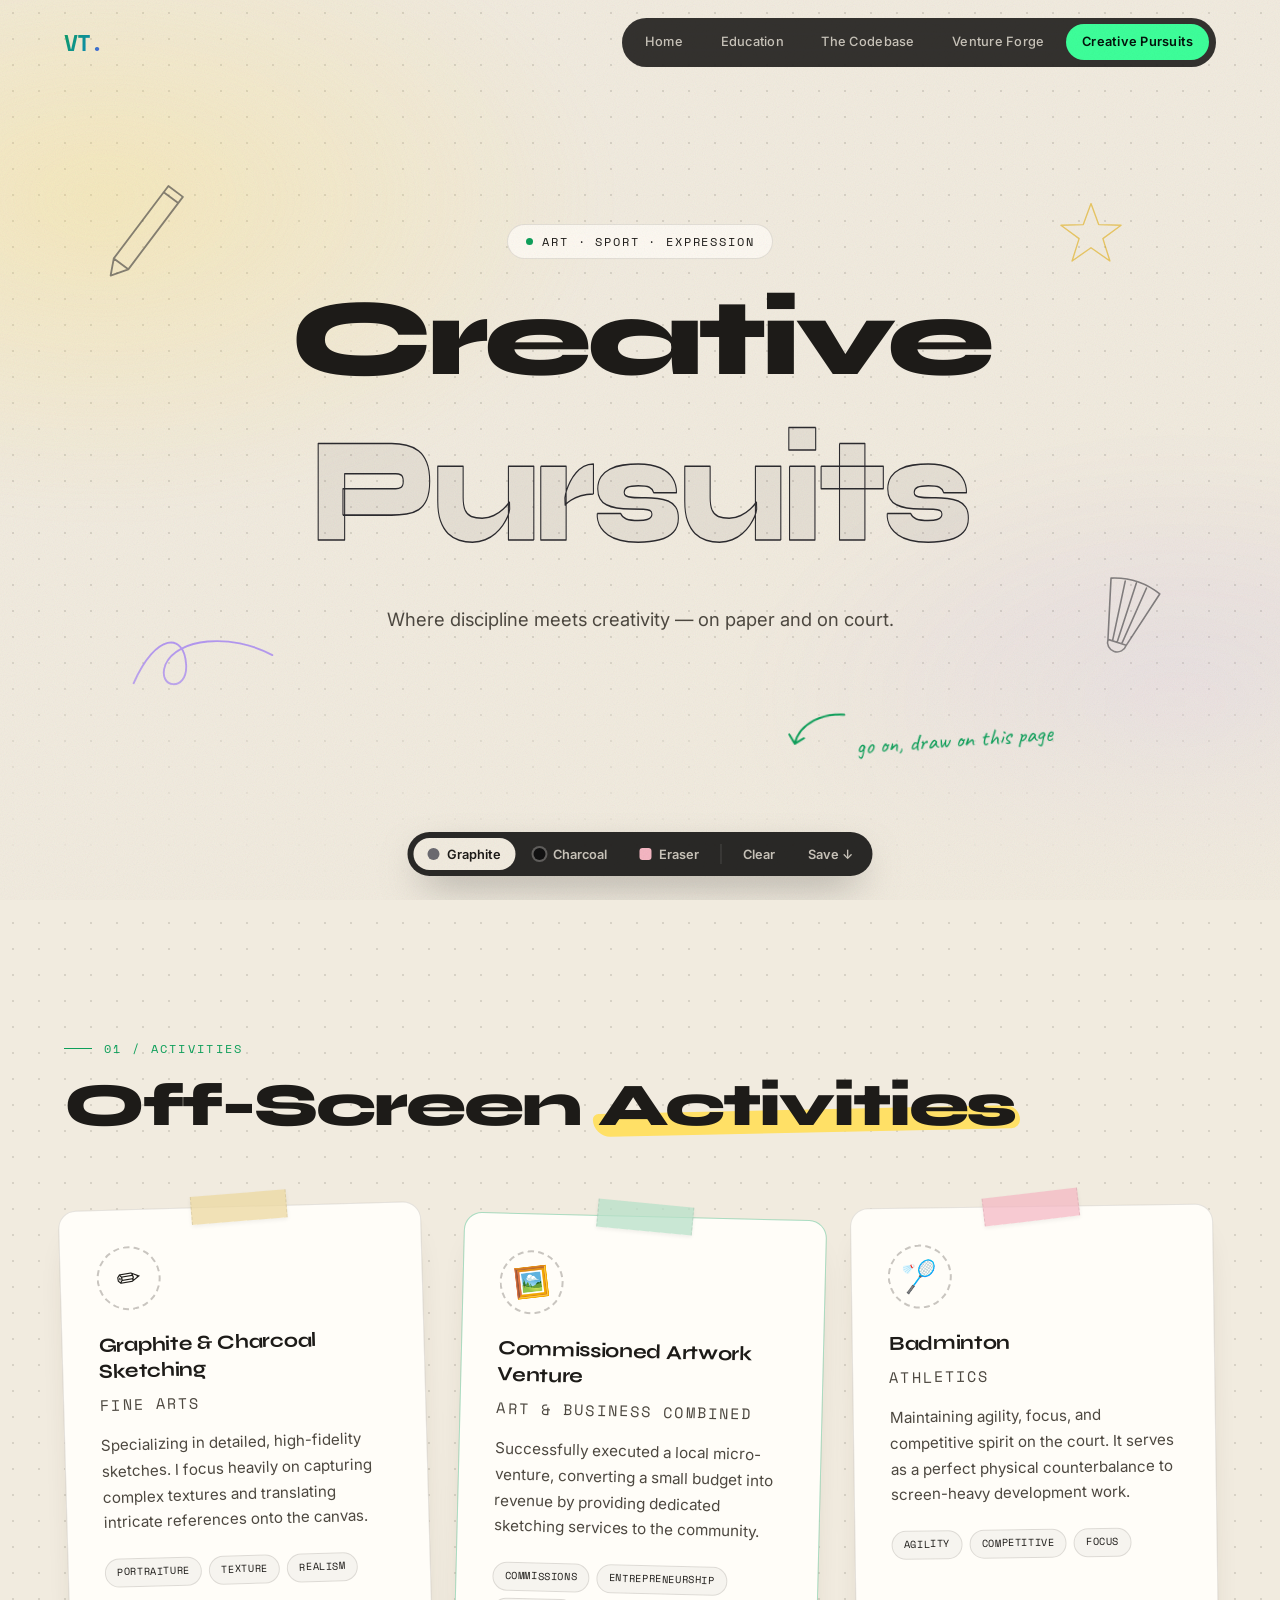
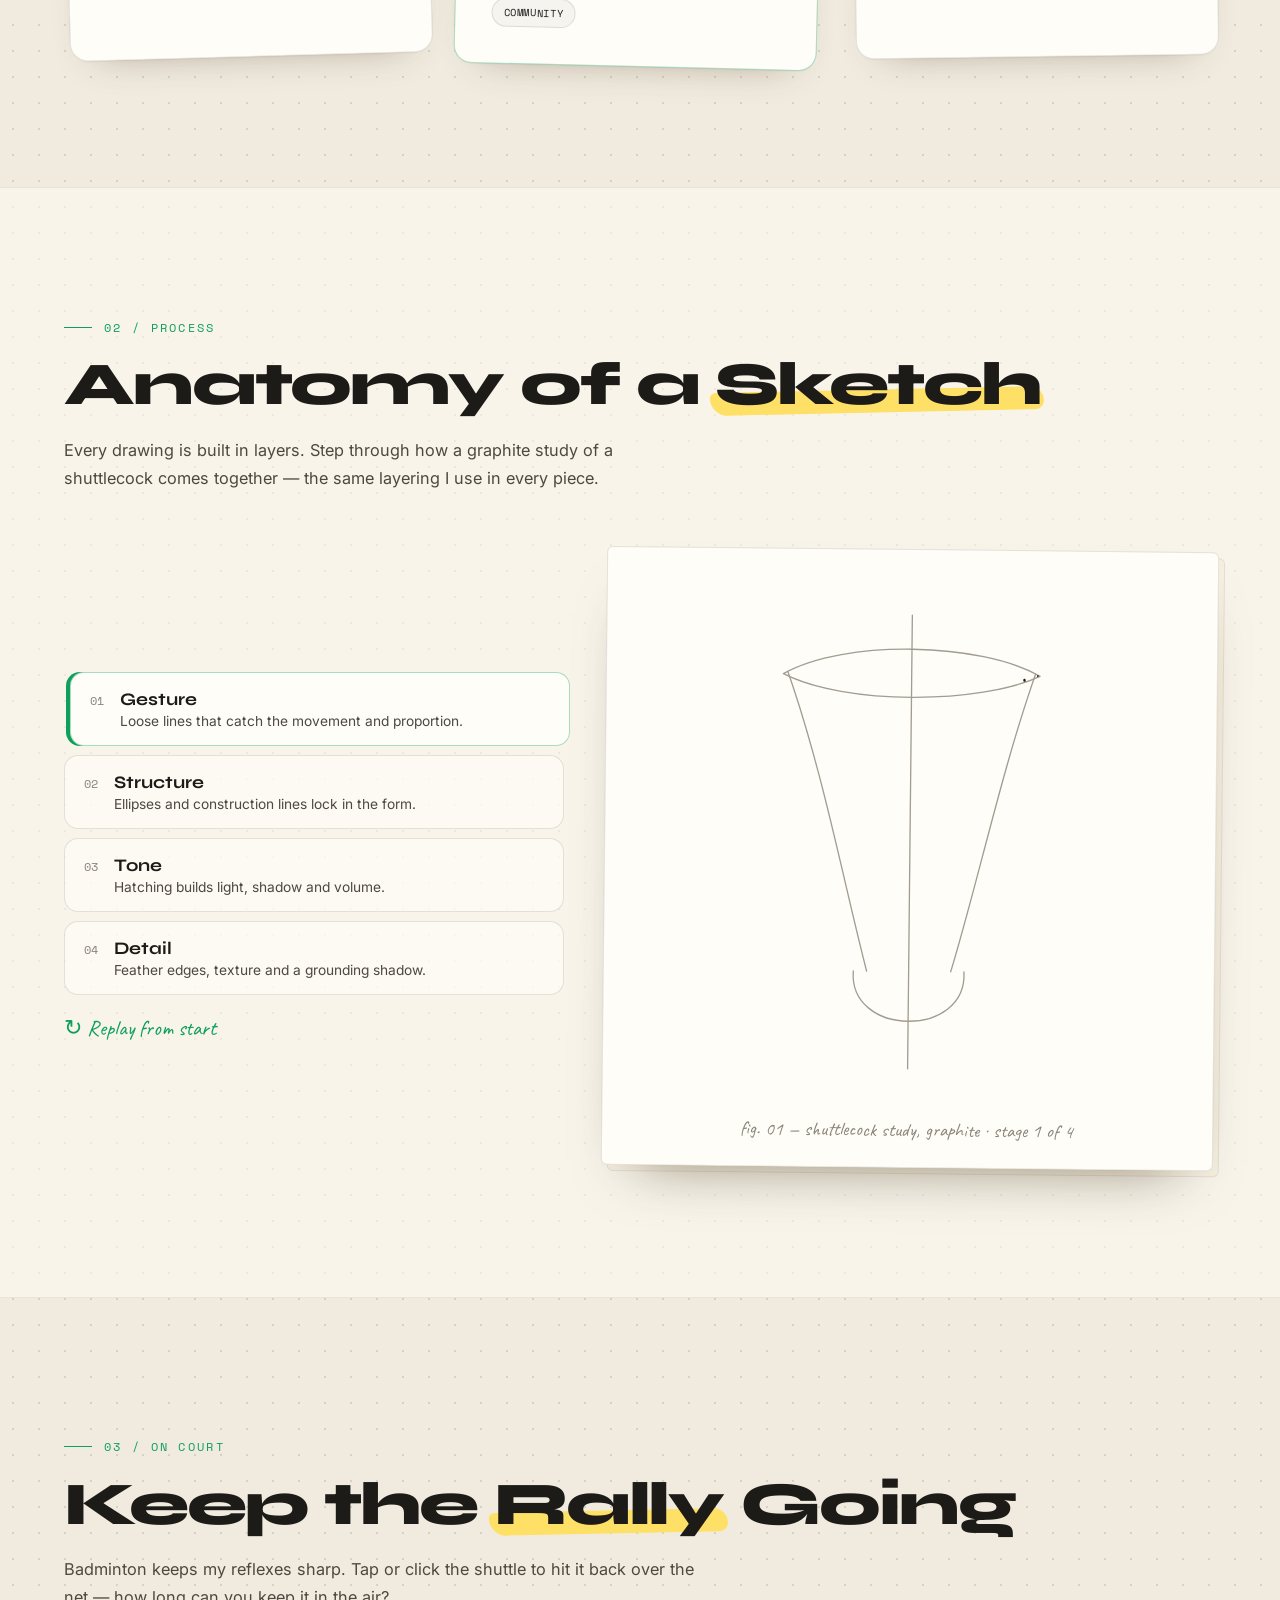
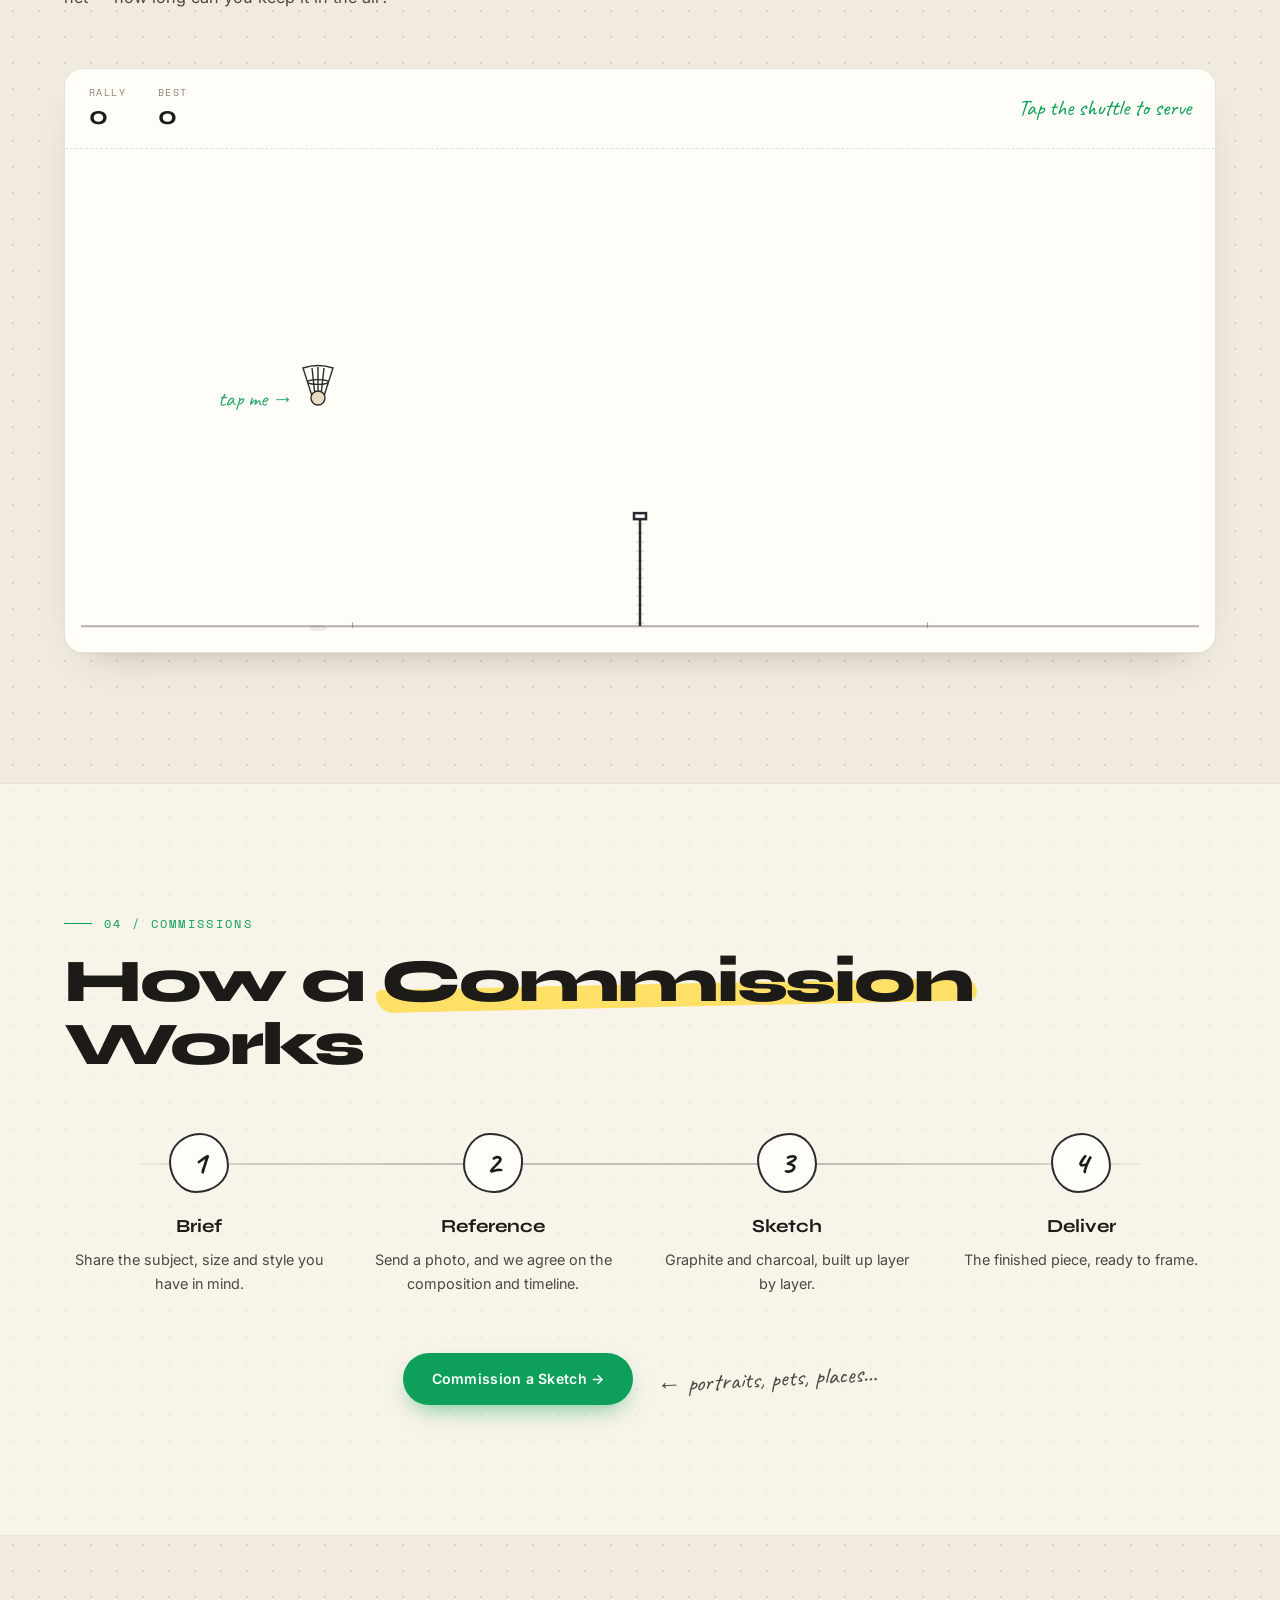
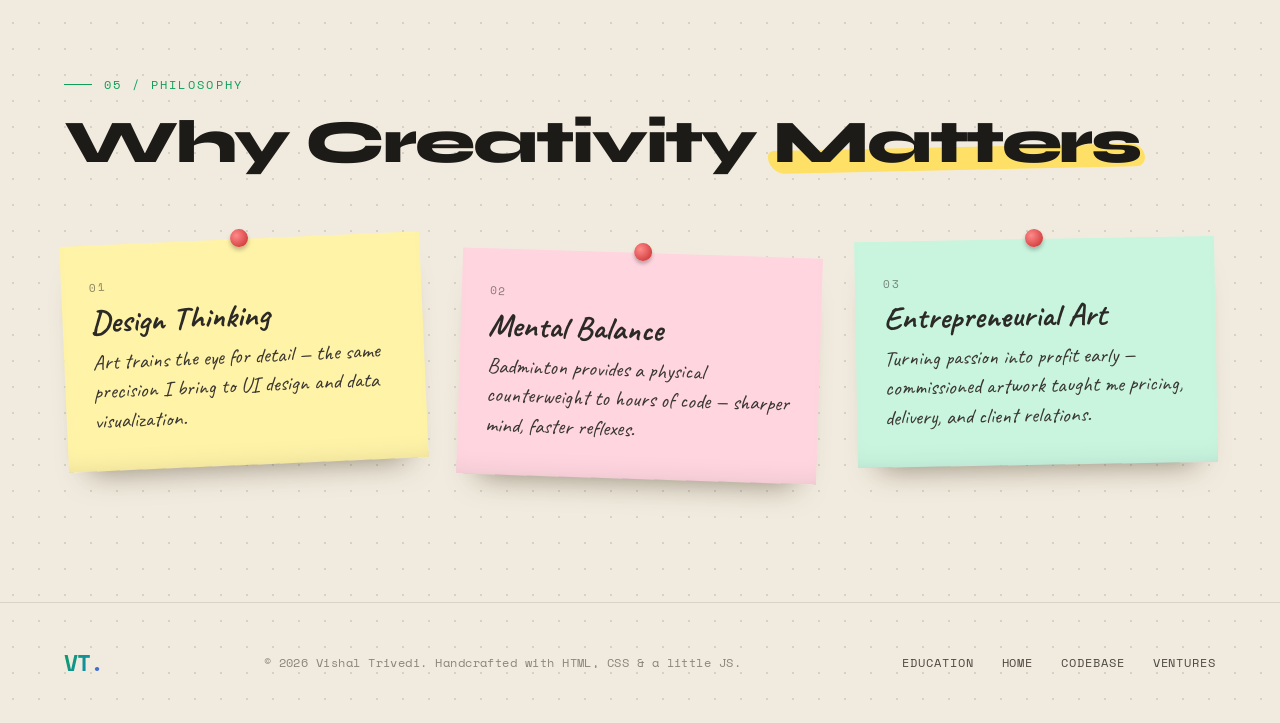
<file: creative.html>
<!DOCTYPE html>
<html lang="en">
<head>
    <meta charset="UTF-8">
    <meta name="viewport" content="width=device-width, initial-scale=1.0">
    <title>Creative Pursuits | Vishal Trivedi</title>
    <meta name="description" content="The sketchbook of Vishal Trivedi — graphite and charcoal art, commissioned artwork, and badminton. Draw on the page, watch a sketch come together, and play a rally.">
    <link rel="preconnect" href="https://fonts.googleapis.com">
    <link rel="preconnect" href="https://fonts.gstatic.com" crossorigin>
    <link rel="stylesheet" href="https://fonts.googleapis.com/css2?family=Caveat:wght@500;700&amp;family=Inter:wght@400;500;600&amp;family=Space+Mono:wght@400;700&amp;family=Syne:wght@500;600;700;800&amp;display=swap">
    <link rel="stylesheet" href="style.css">
    <link rel="stylesheet" href="creative.css">
</head>
<body class="paper">
    <div class="scroll-progress"></div>

    <nav id="navbar">
        <div class="logo"><a href="index.html">VT.</a></div>
        <ul class="nav-links">
            <li><a href="index.html">Home</a></li>
            <li><a href="education.html">Education</a></li>
            <li><a href="codebase.html">The Codebase</a></li>
            <li><a href="ventures.html">Venture Forge</a></li>
            <li><a href="creative.html" class="active">Creative Pursuits</a></li>
        </ul>
        <button class="nav-toggle" aria-label="Toggle menu" aria-expanded="false"><span></span><span></span><span></span></button>
    </nav>

    <!-- Hero: the whole header is a sketch pad -->
    <header class="hero sketch-hero" id="top">
        <canvas id="sketchCanvas" aria-label="Drawing area — sketch with your mouse or finger"></canvas>

        <!-- Doodles that draw themselves in the margins -->
        <svg class="doodle doodle-pencil" viewBox="0 0 120 120" aria-hidden="true">
            <path pathLength="1" d="M20 100 L90 30 L104 44 L34 114 Z M20 100 L14 118 L34 114 M84 36 L98 50"/>
        </svg>
        <svg class="doodle doodle-star" viewBox="0 0 100 100" aria-hidden="true">
            <path pathLength="1" d="M50 8 L61 38 L93 39 L67 58 L77 90 L50 71 L23 90 L33 58 L7 39 L39 38 Z"/>
        </svg>
        <svg class="doodle doodle-swirl" viewBox="0 0 160 80" aria-hidden="true">
            <path pathLength="1" d="M6 60 C30 6, 60 6, 62 40 C64 70, 30 66, 40 40 C52 12, 110 6, 154 30"/>
        </svg>
        <svg class="doodle doodle-shuttle" viewBox="0 0 100 120" aria-hidden="true">
            <path pathLength="1" d="M38 92 a12 12 0 0 0 24 0 Z M38 92 L18 18 M62 92 L82 18 M44 92 L36 16 M56 92 L64 16 M50 92 L50 14 M18 18 Q50 6 82 18"/>
        </svg>

        <div class="hero-content">
            <div class="hero-tag">Art · Sport · Expression</div>
            <h1 class="sketch-title">
                <span class="solid">Creative</span>
                <span class="sr-only">Pursuits</span>
                <svg class="drawn-word" viewBox="0 0 1000 240" aria-hidden="true">
                    <text x="500" y="190" text-anchor="middle" textLength="940" lengthAdjust="spacingAndGlyphs">Pursuits</text>
                </svg>
            </h1>
            <p>Where discipline meets creativity — on paper and on court.</p>
            <div class="scribble-note"><svg viewBox="0 0 80 50" aria-hidden="true"><path d="M74 8 C50 4, 18 14, 10 40 M10 40 L4 28 M10 40 L22 34"/></svg>go on, draw on this page</div>
        </div>

        <div class="sketch-toolbar" role="toolbar" aria-label="Drawing tools">
            <button class="tool active" data-tool="graphite" title="Graphite pencil" aria-label="Graphite pencil"><span class="swatch graphite"></span><span class="t">Graphite</span></button>
            <button class="tool" data-tool="charcoal" title="Charcoal" aria-label="Charcoal"><span class="swatch charcoal"></span><span class="t">Charcoal</span></button>
            <button class="tool" data-tool="eraser" title="Eraser" aria-label="Eraser"><span class="swatch eraser"></span><span class="t">Eraser</span></button>
            <span class="tool-sep"></span>
            <button class="tool-action" id="sketchClear" title="Clear the page">Clear</button>
            <button class="tool-action" id="sketchSave" title="Save your drawing">Save ↓</button>
        </div>
    </header>

    <!-- 01 · Activities as taped sketchbook sheets -->
    <section class="section">
        <div class="section-label">01 / Activities</div>
        <h2>Off-Screen <span class="marker">Activities</span></h2>
        <div class="card-container sheets">
            <div class="card sheet tilt-l">
                <div class="stamp">✏️</div>
                <h3>Graphite &amp; Charcoal Sketching</h3>
                <p class="subtitle">Fine Arts</p>
                <p>Specializing in detailed, high-fidelity sketches. I focus heavily on capturing complex textures and translating intricate references onto the canvas.</p>
                <div class="card-pills">
                    <span class="pill">Portraiture</span><span class="pill">Texture</span><span class="pill">Realism</span>
                </div>
            </div>
            <div class="card sheet tilt-r featured-card">
                <div class="stamp">🖼️</div>
                <h3>Commissioned Artwork Venture</h3>
                <p class="subtitle">Art &amp; Business Combined</p>
                <p>Successfully executed a local micro-venture, converting a small budget into revenue by providing dedicated sketching services to the community.</p>
                <div class="card-pills">
                    <span class="pill">Commissions</span><span class="pill">Entrepreneurship</span><span class="pill">Community</span>
                </div>
            </div>
            <div class="card sheet tilt-l2">
                <div class="stamp">🏸</div>
                <h3>Badminton</h3>
                <p class="subtitle">Athletics</p>
                <p>Maintaining agility, focus, and competitive spirit on the court. It serves as a perfect physical counterbalance to screen-heavy development work.</p>
                <div class="card-pills">
                    <span class="pill">Agility</span><span class="pill">Competitive</span><span class="pill">Focus</span>
                </div>
            </div>
        </div>
    </section>

    <!-- 02 · Anatomy of a sketch: an illustration that builds in four stages -->
    <section id="anatomy" class="section section-alt">
        <div class="section-label">02 / Process</div>
        <h2>Anatomy of a <span class="marker">Sketch</span></h2>
        <p class="section-intro">Every drawing is built in layers. Step through how a graphite study of a shuttlecock comes together — the same layering I use in every piece.</p>

        <div class="anatomy">
            <div class="anatomy-steps" role="tablist">
                <button class="a-step active" data-stage="1"><span>01</span><strong>Gesture</strong><em>Loose lines that catch the movement and proportion.</em></button>
                <button class="a-step" data-stage="2"><span>02</span><strong>Structure</strong><em>Ellipses and construction lines lock in the form.</em></button>
                <button class="a-step" data-stage="3"><span>03</span><strong>Tone</strong><em>Hatching builds light, shadow and volume.</em></button>
                <button class="a-step" data-stage="4"><span>04</span><strong>Detail</strong><em>Feather edges, texture and a grounding shadow.</em></button>
                <button class="a-replay" id="anatomyReplay">↻ Replay from start</button>
            </div>

            <div class="anatomy-paper">
                <svg id="anatomySvg" viewBox="0 0 400 470" role="img" aria-label="A shuttlecock drawing built up in stages">
                    <defs>
                        <pattern id="hatch" width="7" height="7" patternUnits="userSpaceOnUse" patternTransform="rotate(40)">
                            <line x1="0" y1="0" x2="0" y2="7" stroke="#2b2b2f" stroke-width="1.1" opacity="0.55"/>
                        </pattern>
                        <pattern id="crosshatch" width="7" height="7" patternUnits="userSpaceOnUse" patternTransform="rotate(-35)">
                            <line x1="0" y1="0" x2="0" y2="7" stroke="#2b2b2f" stroke-width="1" opacity="0.5"/>
                            <line x1="0" y1="3.5" x2="7" y2="3.5" stroke="#2b2b2f" stroke-width="0.8" opacity="0.35"/>
                        </pattern>
                    </defs>

                    <!-- 1 · Gesture -->
                    <g class="stage" data-stage="1">
                        <path class="ln light" pathLength="1" d="M88 82 C120 170, 140 270, 162 352"/>
                        <path class="ln light" pathLength="1" d="M312 82 C282 170, 262 270, 238 352"/>
                        <path class="ln light" pathLength="1" d="M84 84 C140 52, 262 54, 316 84 C262 110, 140 112, 84 84"/>
                        <path class="ln light" pathLength="1" d="M150 352 C146 412, 254 412, 250 352"/>
                        <path class="ln light" pathLength="1" d="M200 30 L200 440"/>
                    </g>

                    <!-- 2 · Structure -->
                    <g class="stage" data-stage="2">
                        <ellipse class="ln" pathLength="1" cx="200" cy="84" rx="114" ry="26"/>
                        <ellipse class="ln" pathLength="1" cx="200" cy="344" rx="47" ry="10"/>
                        <path class="ln" pathLength="1" d="M153 344 L153 370 A47 47 0 0 0 247 370 L247 344"/>
                        <path class="ln" pathLength="1" d="M86 86 L155 346"/>
                        <path class="ln" pathLength="1" d="M314 86 L245 346"/>
                        <path class="ln thin" pathLength="1" d="M124 104 L170 352"/>
                        <path class="ln thin" pathLength="1" d="M162 109 L186 354"/>
                        <path class="ln thin" pathLength="1" d="M200 110 L200 354"/>
                        <path class="ln thin" pathLength="1" d="M238 109 L214 354"/>
                        <path class="ln thin" pathLength="1" d="M276 104 L230 352"/>
                        <ellipse class="ln thin" pathLength="1" cx="200" cy="262" rx="70" ry="13"/>
                        <ellipse class="ln thin" pathLength="1" cx="200" cy="300" rx="59" ry="11"/>
                    </g>

                    <!-- 3 · Tone -->
                    <g class="stage tone" data-stage="3">
                        <path fill="url(#hatch)" d="M245 346 L314 86 C300 96, 282 102, 262 106 L224 352 Z"/>
                        <path fill="url(#crosshatch)" d="M215 350 L247 344 L247 370 A47 47 0 0 1 210 414 C230 396, 222 372, 215 350 Z"/>
                        <path fill="url(#hatch)" opacity="0.6" d="M153 352 L247 352 L247 360 L153 360 Z"/>
                        <path fill="url(#hatch)" opacity="0.5" d="M130 262 C170 278, 232 278, 270 262 L266 272 C230 288, 170 288, 134 272 Z"/>
                    </g>

                    <!-- 4 · Detail -->
                    <g class="stage" data-stage="4">
                        <path class="ln dark" pathLength="1" d="M86 86 q8 -20 20 -6 q6 -22 22 -8 q8 -20 22 -6 q6 -22 22 -8 q10 -18 24 -4 q12 -18 24 4 q14 -16 22 8 q16 -12 22 6 q16 -8 20 6 q16 -6 18 10"/>
                        <path class="ln dark" pathLength="1" d="M86 86 L155 346 M314 86 L245 346"/>
                        <path class="ln dark" pathLength="1" d="M153 344 L153 370 A47 47 0 0 0 247 370 L247 344"/>
                        <ellipse class="ln dark" pathLength="1" cx="200" cy="344" rx="47" ry="10"/>
                        <path class="ln dark" pathLength="1" d="M130 262 C170 278, 232 278, 270 262 M141 300 C172 314, 228 314, 259 300"/>
                        <path class="ln" pathLength="1" d="M170 380 l2 2 M190 392 l2 2 M210 386 l2 2 M228 376 l2 2 M182 404 l2 2 M204 404 l2 2"/>
                        <ellipse fill="url(#crosshatch)" class="shadow" cx="214" cy="440" rx="96" ry="12"/>
                    </g>
                </svg>
                <div class="paper-caption">fig. 01 — shuttlecock study, graphite <span id="stageLabel">· stage 1 of 4</span></div>
            </div>
        </div>
    </section>

    <!-- 03 · Badminton mini-game -->
    <section id="court" class="section">
        <div class="section-label">03 / On Court</div>
        <h2>Keep the <span class="marker">Rally</span> Going</h2>
        <p class="section-intro">Badminton keeps my reflexes sharp. Tap or click the shuttle to hit it back over the net — how long can you keep it in the air?</p>

        <div class="rally card">
            <div class="rally-hud">
                <div><span>Rally</span><strong id="rallyCount">0</strong></div>
                <div><span>Best</span><strong id="rallyBest">0</strong></div>
                <div class="rally-msg" id="rallyMsg">Tap the shuttle to serve</div>
            </div>
            <canvas id="rallyCanvas" aria-label="Badminton rally game"></canvas>
        </div>
    </section>

    <!-- 04 · Commissions -->
    <section id="commissions" class="section section-alt">
        <div class="section-label">04 / Commissions</div>
        <h2>How a <span class="marker">Commission</span> Works</h2>
        <div class="commission-path">
            <div class="c-step">
                <div class="c-num">1</div>
                <h3>Brief</h3>
                <p>Share the subject, size and style you have in mind.</p>
            </div>
            <div class="c-step">
                <div class="c-num">2</div>
                <h3>Reference</h3>
                <p>Send a photo, and we agree on the composition and timeline.</p>
            </div>
            <div class="c-step">
                <div class="c-num">3</div>
                <h3>Sketch</h3>
                <p>Graphite and charcoal, built up layer by layer.</p>
            </div>
            <div class="c-step">
                <div class="c-num">4</div>
                <h3>Deliver</h3>
                <p>The finished piece, ready to frame.</p>
            </div>
        </div>
        <div class="commission-cta">
            <a href="index.html#contact" class="btn-primary">Commission a Sketch →</a>
            <span class="hand-note">← portraits, pets, places…</span>
        </div>
    </section>

    <!-- 05 · Philosophy as sticky notes -->
    <section class="section">
        <div class="section-label">05 / Philosophy</div>
        <h2>Why Creativity <span class="marker">Matters</span></h2>
        <div class="notes">
            <div class="note note-yellow">
                <div class="philosophy-num">01</div>
                <h3>Design Thinking</h3>
                <p>Art trains the eye for detail — the same precision I bring to UI design and data visualization.</p>
            </div>
            <div class="note note-pink">
                <div class="philosophy-num">02</div>
                <h3>Mental Balance</h3>
                <p>Badminton provides a physical counterweight to hours of code — sharper mind, faster reflexes.</p>
            </div>
            <div class="note note-mint">
                <div class="philosophy-num">03</div>
                <h3>Entrepreneurial Art</h3>
                <p>Turning passion into profit early — commissioned artwork taught me pricing, delivery, and client relations.</p>
            </div>
        </div>
    </section>

    <footer>
        <div class="footer-inner">
            <div class="logo">VT.</div>
            <p>&copy; 2026 Vishal Trivedi. Handcrafted with HTML, CSS &amp; a little JS.</p>
            <div class="footer-links">
                <a href="education.html">Education</a>
                <a href="index.html">Home</a>
                <a href="codebase.html">Codebase</a>
                <a href="ventures.html">Ventures</a>
            </div>
        </div>
    </footer>

    <script src="script.js"></script>
    <script src="creative.js"></script>
</body>
</html>
</file>
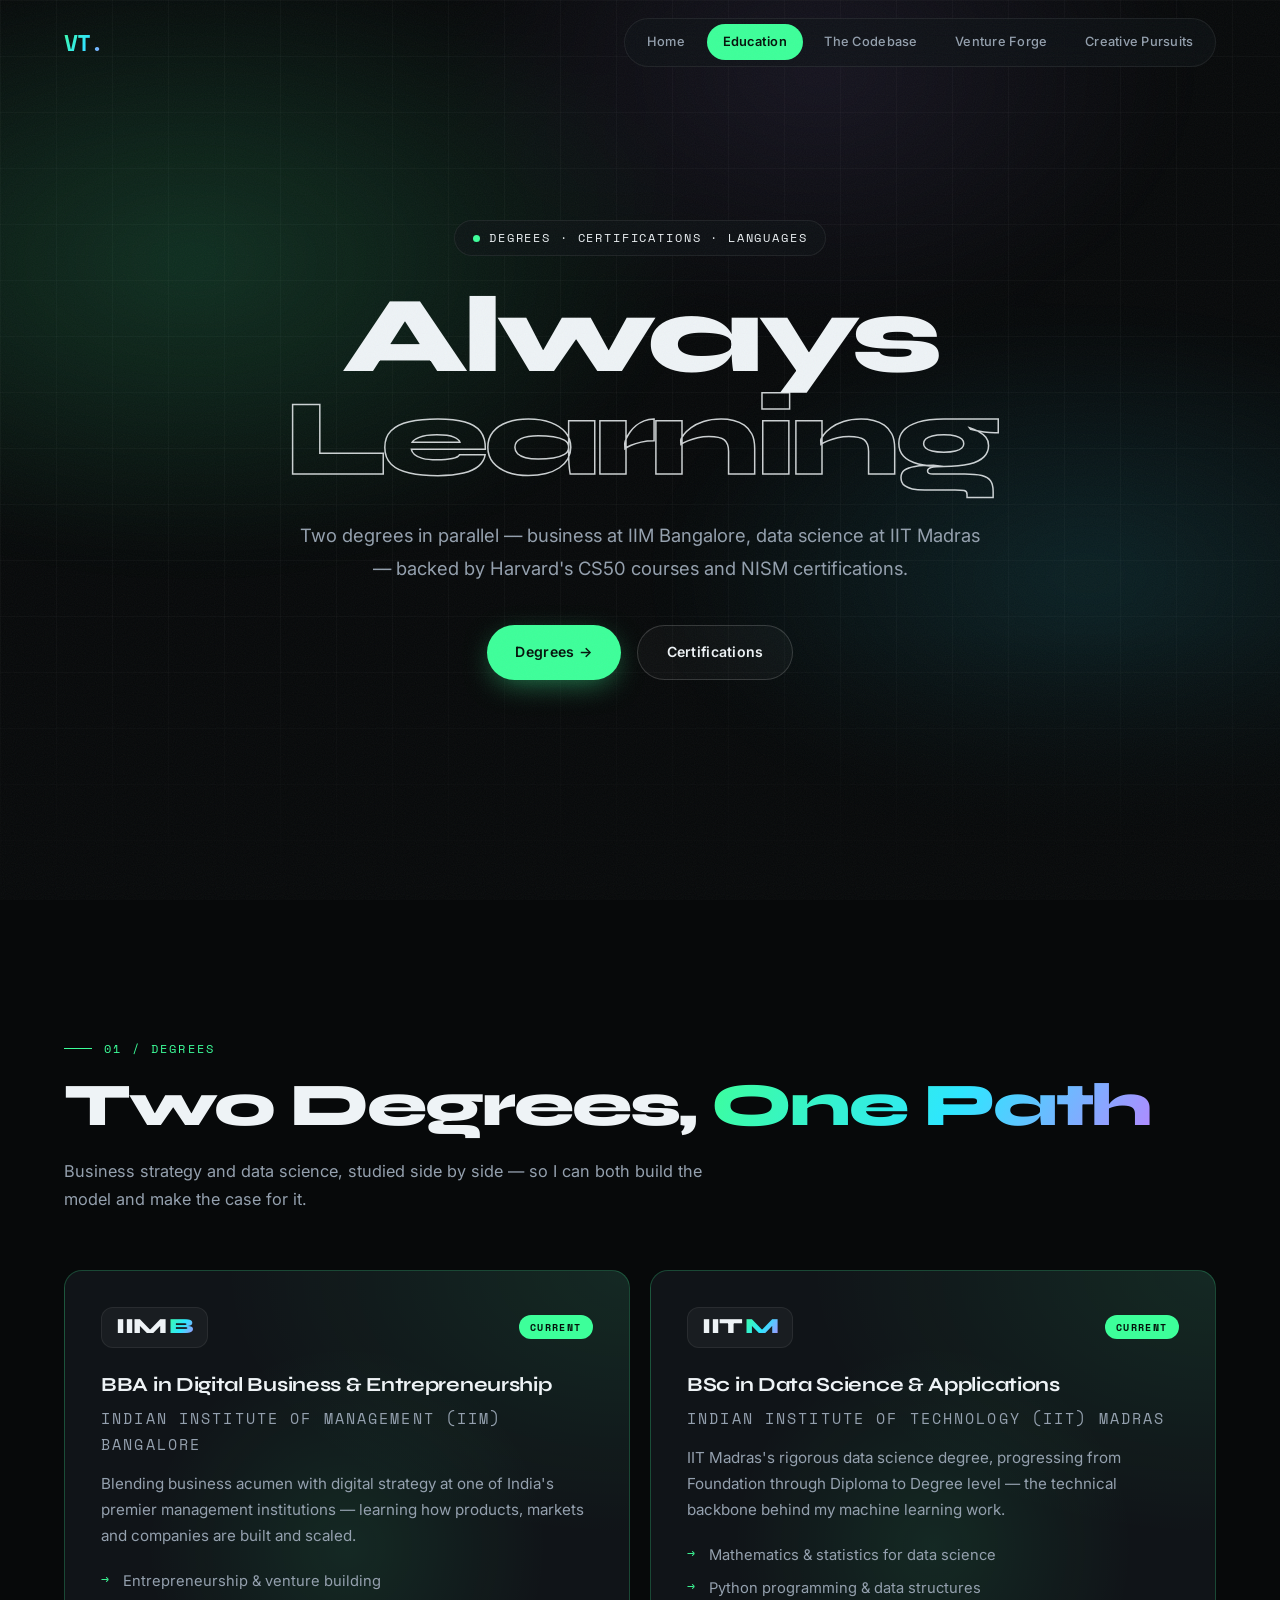
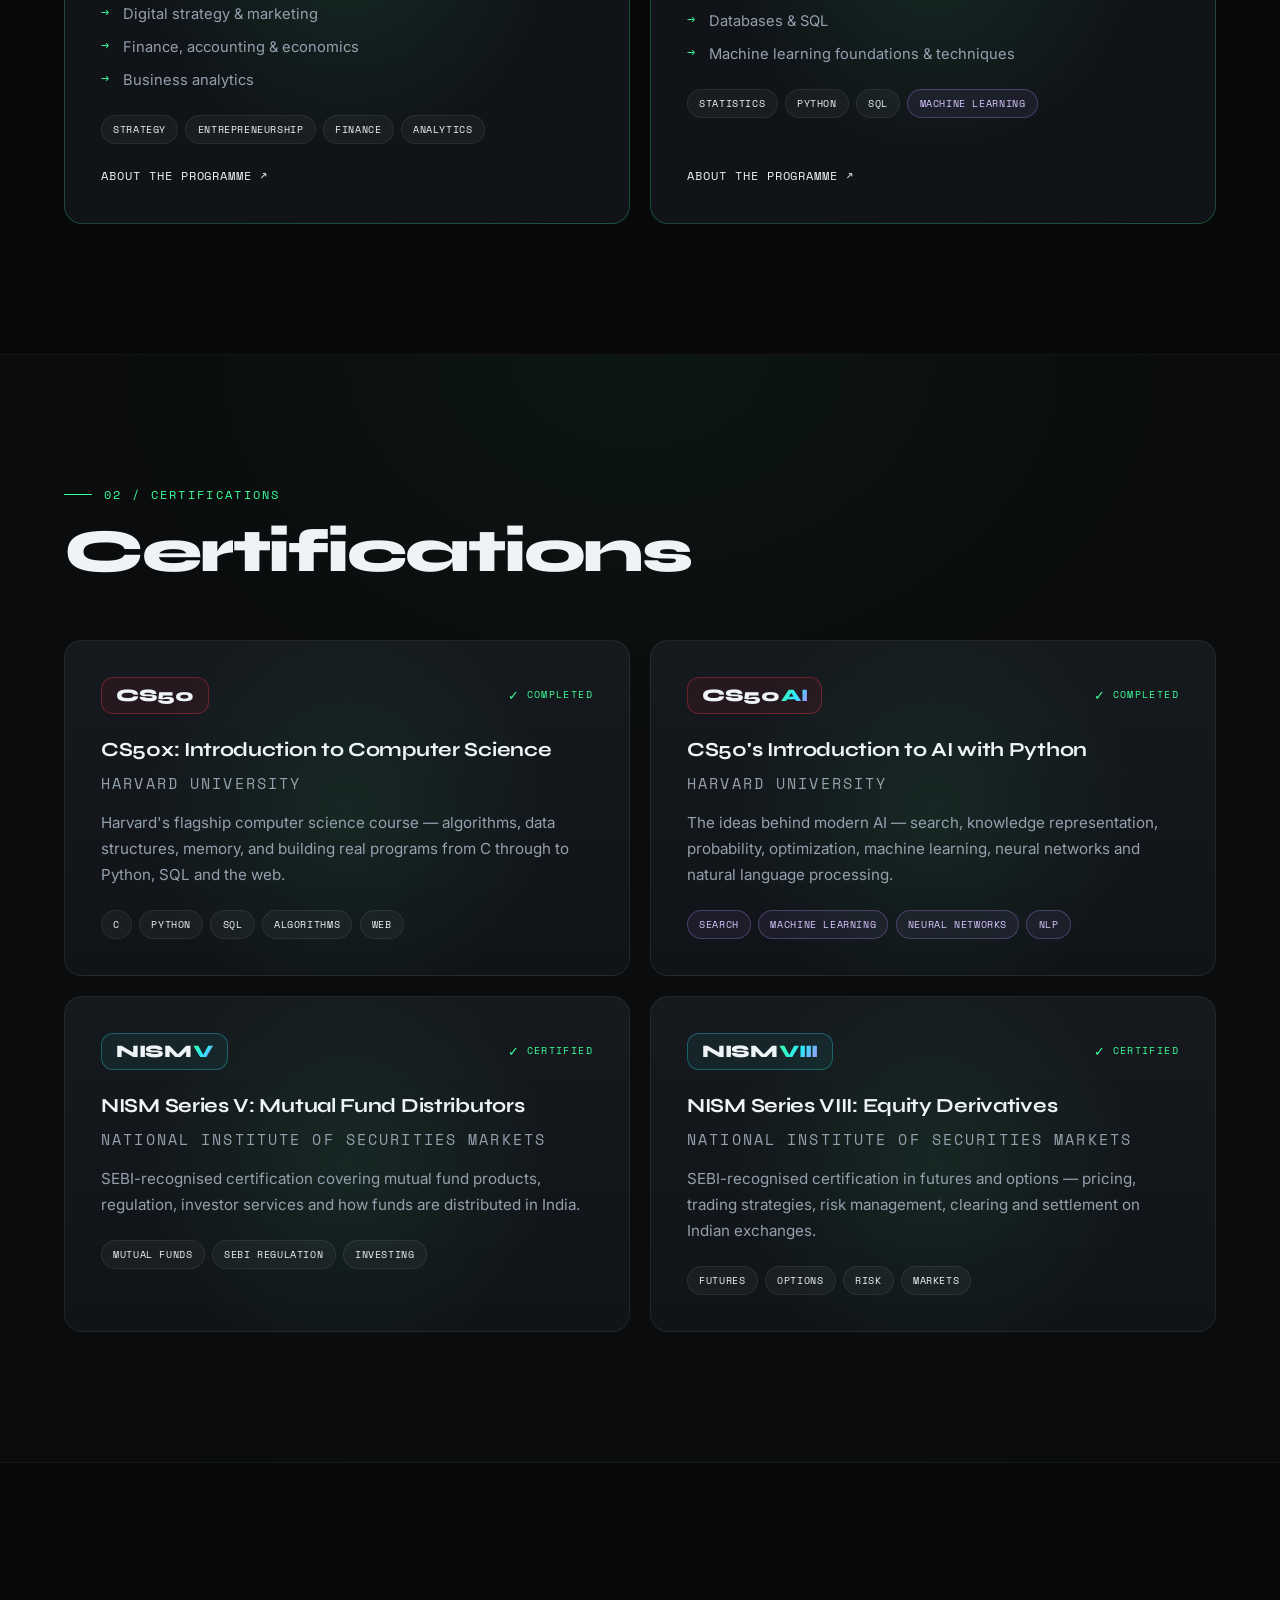
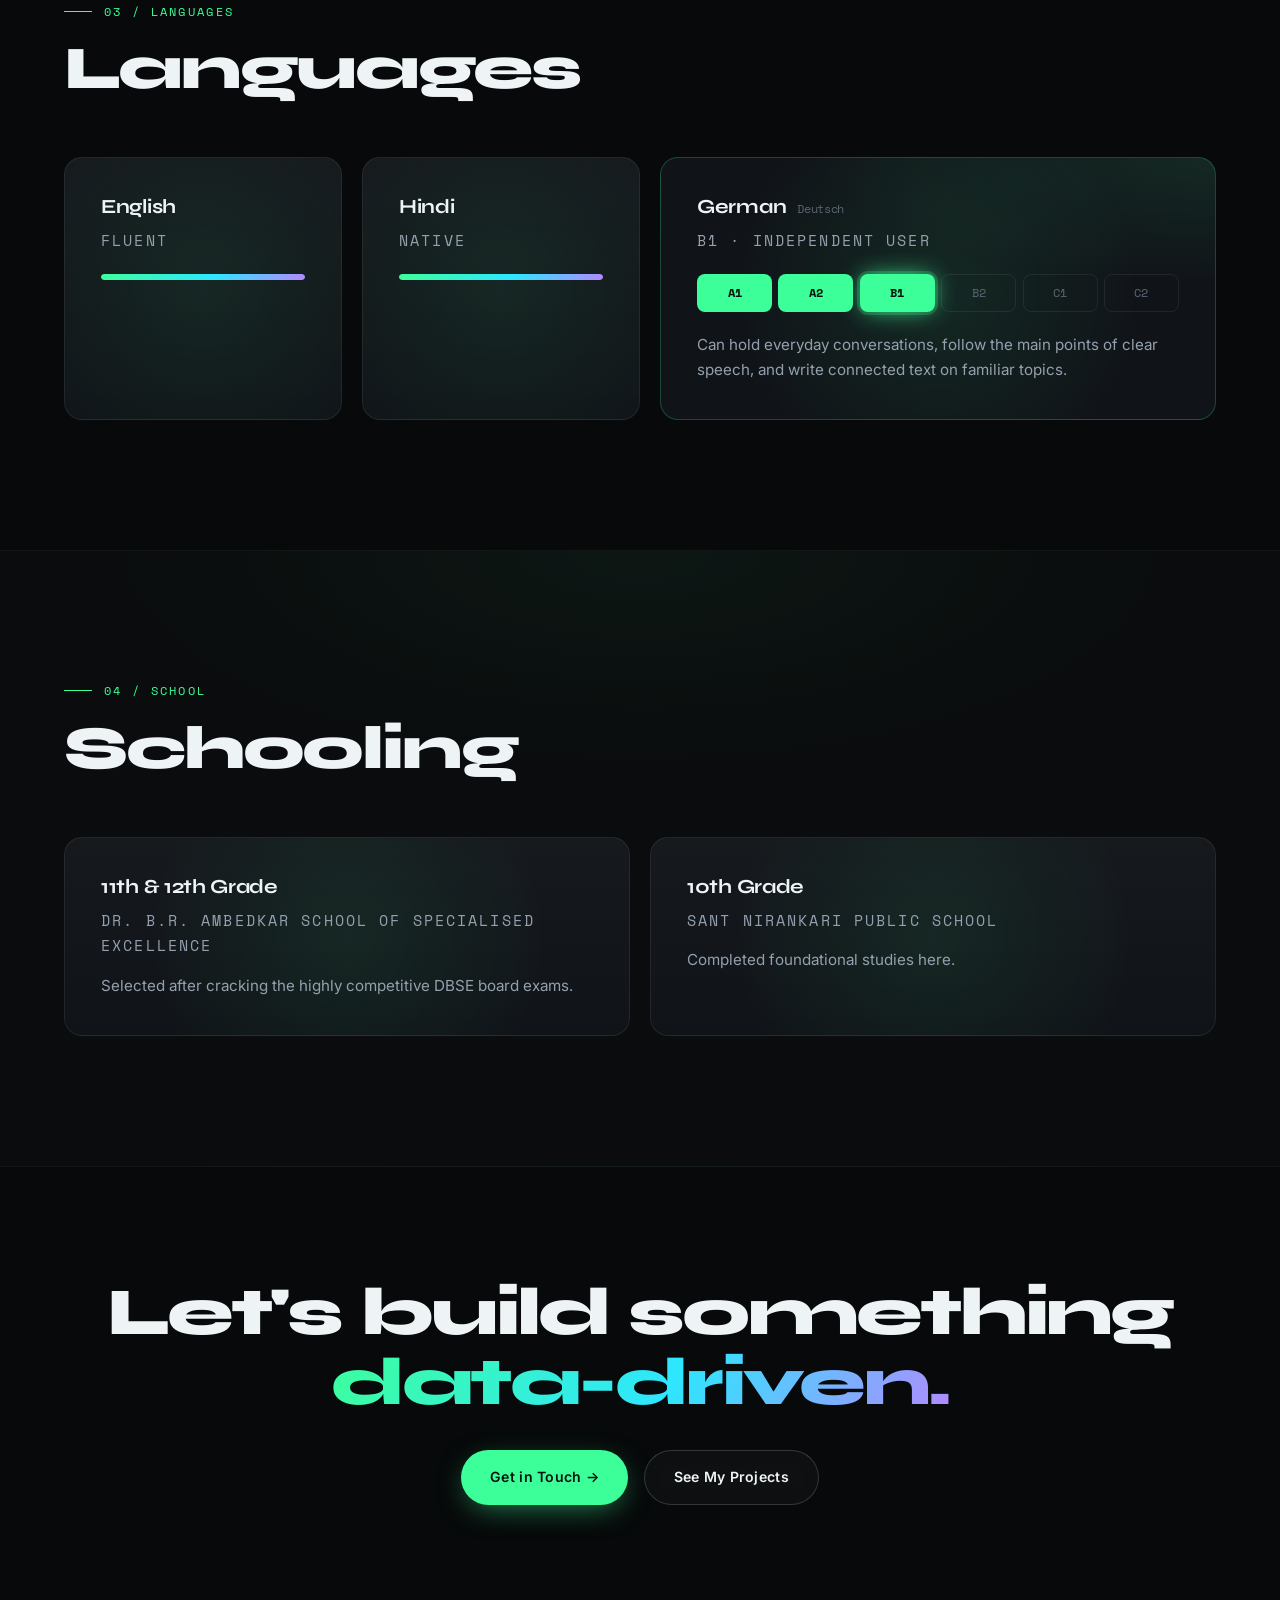
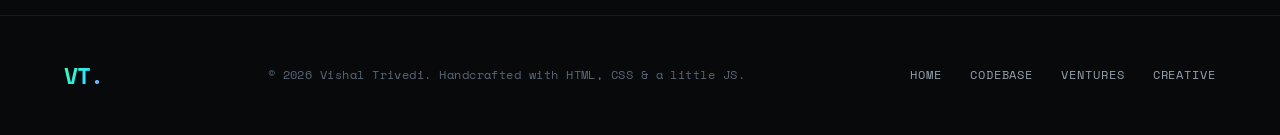
<file: education.html>
<!DOCTYPE html>
<html lang="en">
<head>
    <meta charset="UTF-8">
    <meta name="viewport" content="width=device-width, initial-scale=1.0">
    <title>Education | Vishal Trivedi</title>
    <meta name="description" content="Education of Vishal Trivedi — BBA DBE at IIM Bangalore, BSc in Data Science at IIT Madras, Harvard CS50 and CS50 AI, NISM Series V and VIII, and German at B1 level.">
    <link rel="preconnect" href="https://fonts.googleapis.com">
    <link rel="preconnect" href="https://fonts.gstatic.com" crossorigin>
    <link rel="stylesheet" href="https://fonts.googleapis.com/css2?family=Inter:wght@400;500;600&amp;family=Space+Mono:wght@400;700&amp;family=Syne:wght@500;600;700;800&amp;display=swap">
    <link rel="stylesheet" href="style.css">
</head>
<body>
    <div class="scroll-progress"></div>

    <nav id="navbar">
        <div class="logo"><a href="index.html">VT.</a></div>
        <ul class="nav-links">
            <li><a href="index.html">Home</a></li>
            <li><a href="education.html" class="active">Education</a></li>
            <li><a href="codebase.html">The Codebase</a></li>
            <li><a href="ventures.html">Venture Forge</a></li>
            <li><a href="creative.html">Creative Pursuits</a></li>
        </ul>
        <button class="nav-toggle" aria-label="Toggle menu" aria-expanded="false"><span></span><span></span><span></span></button>
    </nav>

    <header class="hero hero-edu">
        <div class="hero-content">
            <div class="hero-tag">Degrees · Certifications · Languages</div>
            <h1>Always<br><span class="outline-text">Learning</span></h1>
            <p>Two degrees in parallel — business at IIM Bangalore, data science at IIT Madras — backed by Harvard's CS50 courses and NISM certifications.</p>
            <div class="hero-cta">
                <a href="#degrees" class="btn-primary">Degrees →</a>
                <a href="#certifications" class="btn-ghost">Certifications</a>
            </div>
        </div>
    </header>

    <section id="degrees" class="section">
        <div class="section-label">01 / Degrees</div>
        <h2>Two Degrees, <span class="gradient-text">One Path</span></h2>
        <p class="section-intro">Business strategy and data science, studied side by side — so I can both build the model and make the case for it.</p>

        <div class="card-container degree-grid">
            <article class="card degree-card featured-card">
                <div class="degree-top">
                    <div class="degree-mark">IIM<span>B</span></div>
                    <div class="edu-badge">Current</div>
                </div>
                <h3>BBA in Digital Business &amp; Entrepreneurship</h3>
                <p class="subtitle">Indian Institute of Management (IIM) Bangalore</p>
                <p>Blending business acumen with digital strategy at one of India's premier management institutions — learning how products, markets and companies are built and scaled.</p>
                <ul class="degree-list">
                    <li>Entrepreneurship &amp; venture building</li>
                    <li>Digital strategy &amp; marketing</li>
                    <li>Finance, accounting &amp; economics</li>
                    <li>Business analytics</li>
                </ul>
                <div class="card-pills">
                    <span class="pill">Strategy</span><span class="pill">Entrepreneurship</span><span class="pill">Finance</span><span class="pill">Analytics</span>
                </div>
                <a href="https://dbe.iimb.ac.in/" target="_blank" rel="noopener" class="card-link">About the programme ↗</a>
            </article>

            <article class="card degree-card featured-card">
                <div class="degree-top">
                    <div class="degree-mark">IIT<span>M</span></div>
                    <div class="edu-badge">Current</div>
                </div>
                <h3>BSc in Data Science &amp; Applications</h3>
                <p class="subtitle">Indian Institute of Technology (IIT) Madras</p>
                <p>IIT Madras's rigorous data science degree, progressing from Foundation through Diploma to Degree level — the technical backbone behind my machine learning work.</p>
                <ul class="degree-list">
                    <li>Mathematics &amp; statistics for data science</li>
                    <li>Python programming &amp; data structures</li>
                    <li>Databases &amp; SQL</li>
                    <li>Machine learning foundations &amp; techniques</li>
                </ul>
                <div class="card-pills">
                    <span class="pill">Statistics</span><span class="pill">Python</span><span class="pill">SQL</span><span class="pill ml">Machine Learning</span>
                </div>
                <a href="https://study.iitm.ac.in/ds/" target="_blank" rel="noopener" class="card-link">About the programme ↗</a>
            </article>
        </div>
    </section>

    <section id="certifications" class="section section-alt">
        <div class="section-label">02 / Certifications</div>
        <h2>Certifications</h2>
        <div class="cert-grid">
            <article class="card cert-card">
                <div class="cert-head">
                    <div class="cert-issuer harvard">CS50</div>
                    <span class="cert-status">Completed</span>
                </div>
                <h3>CS50x: Introduction to Computer Science</h3>
                <p class="subtitle">Harvard University</p>
                <p>Harvard's flagship computer science course — algorithms, data structures, memory, and building real programs from C through to Python, SQL and the web.</p>
                <div class="card-pills">
                    <span class="pill">C</span><span class="pill">Python</span><span class="pill">SQL</span><span class="pill">Algorithms</span><span class="pill">Web</span>
                </div>
            </article>

            <article class="card cert-card">
                <div class="cert-head">
                    <div class="cert-issuer harvard">CS50<span>AI</span></div>
                    <span class="cert-status">Completed</span>
                </div>
                <h3>CS50's Introduction to AI with Python</h3>
                <p class="subtitle">Harvard University</p>
                <p>The ideas behind modern AI — search, knowledge representation, probability, optimization, machine learning, neural networks and natural language processing.</p>
                <div class="card-pills">
                    <span class="pill ml">Search</span><span class="pill ml">Machine Learning</span><span class="pill ml">Neural Networks</span><span class="pill ml">NLP</span>
                </div>
            </article>

            <article class="card cert-card">
                <div class="cert-head">
                    <div class="cert-issuer nism">NISM<span>V</span></div>
                    <span class="cert-status">Certified</span>
                </div>
                <h3>NISM Series V: Mutual Fund Distributors</h3>
                <p class="subtitle">National Institute of Securities Markets</p>
                <p>SEBI-recognised certification covering mutual fund products, regulation, investor services and how funds are distributed in India.</p>
                <div class="card-pills">
                    <span class="pill">Mutual Funds</span><span class="pill">SEBI Regulation</span><span class="pill">Investing</span>
                </div>
            </article>

            <article class="card cert-card">
                <div class="cert-head">
                    <div class="cert-issuer nism">NISM<span>VIII</span></div>
                    <span class="cert-status">Certified</span>
                </div>
                <h3>NISM Series VIII: Equity Derivatives</h3>
                <p class="subtitle">National Institute of Securities Markets</p>
                <p>SEBI-recognised certification in futures and options — pricing, trading strategies, risk management, clearing and settlement on Indian exchanges.</p>
                <div class="card-pills">
                    <span class="pill">Futures</span><span class="pill">Options</span><span class="pill">Risk</span><span class="pill">Markets</span>
                </div>
            </article>
        </div>
    </section>

    <section id="languages" class="section">
        <div class="section-label">03 / Languages</div>
        <h2>Languages</h2>
        <div class="lang-grid">
            <div class="card lang-card">
                <h3>English</h3>
                <p class="subtitle">Fluent</p>
                <div class="lang-meter" style="--level: 6"><span></span></div>
            </div>
            <div class="card lang-card">
                <h3>Hindi</h3>
                <p class="subtitle">Native</p>
                <div class="lang-meter" style="--level: 6"><span></span></div>
            </div>
            <div class="card lang-card featured-card">
                <h3>German <span class="lang-native">Deutsch</span></h3>
                <p class="subtitle">B1 · Independent user</p>
                <div class="cefr" aria-label="CEFR level B1 of C2">
                    <span class="on">A1</span><span class="on">A2</span><span class="on current">B1</span><span>B2</span><span>C1</span><span>C2</span>
                </div>
                <p>Can hold everyday conversations, follow the main points of clear speech, and write connected text on familiar topics.</p>
            </div>
        </div>
    </section>

    <section id="school" class="section section-alt">
        <div class="section-label">04 / School</div>
        <h2>Schooling</h2>
        <div class="card-container degree-grid">
            <div class="card edu-card">
                <h3>11th &amp; 12th Grade</h3>
                <p class="subtitle">Dr. B.R. Ambedkar School of Specialised Excellence</p>
                <p>Selected after cracking the highly competitive DBSE board exams.</p>
            </div>
            <div class="card edu-card">
                <h3>10th Grade</h3>
                <p class="subtitle">Sant Nirankari Public School</p>
                <p>Completed foundational studies here.</p>
            </div>
        </div>
    </section>

    <section class="cta-band">
        <h2>Let's build something<br><span class="gradient-text">data-driven.</span></h2>
        <div class="hero-cta">
            <a href="index.html#contact" class="btn-primary">Get in Touch →</a>
            <a href="codebase.html" class="btn-ghost">See My Projects</a>
        </div>
    </section>

    <footer>
        <div class="footer-inner">
            <div class="logo">VT.</div>
            <p>&copy; 2026 Vishal Trivedi. Handcrafted with HTML, CSS &amp; a little JS.</p>
            <div class="footer-links">
                <a href="index.html">Home</a>
                <a href="codebase.html">Codebase</a>
                <a href="ventures.html">Ventures</a>
                <a href="creative.html">Creative</a>
            </div>
        </div>
    </footer>

    <script src="script.js"></script>
</body>
</html>
</file>
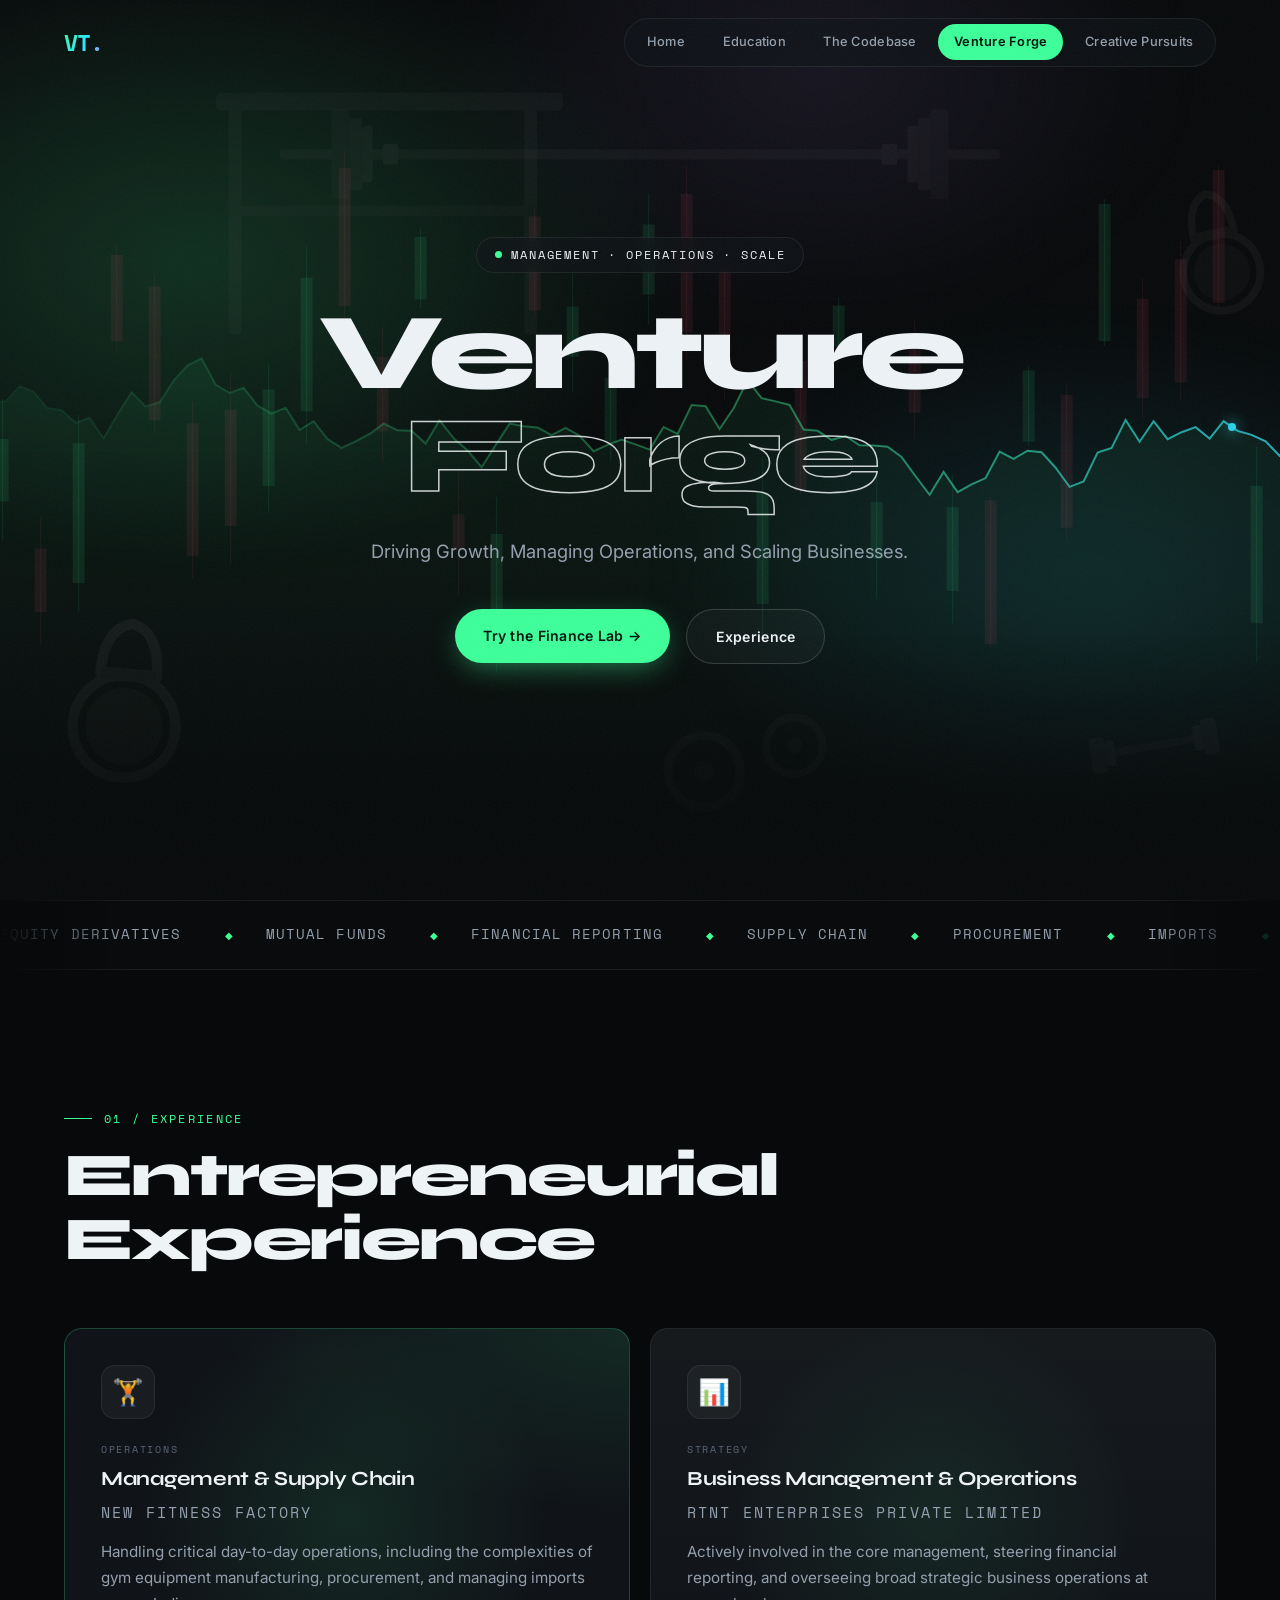
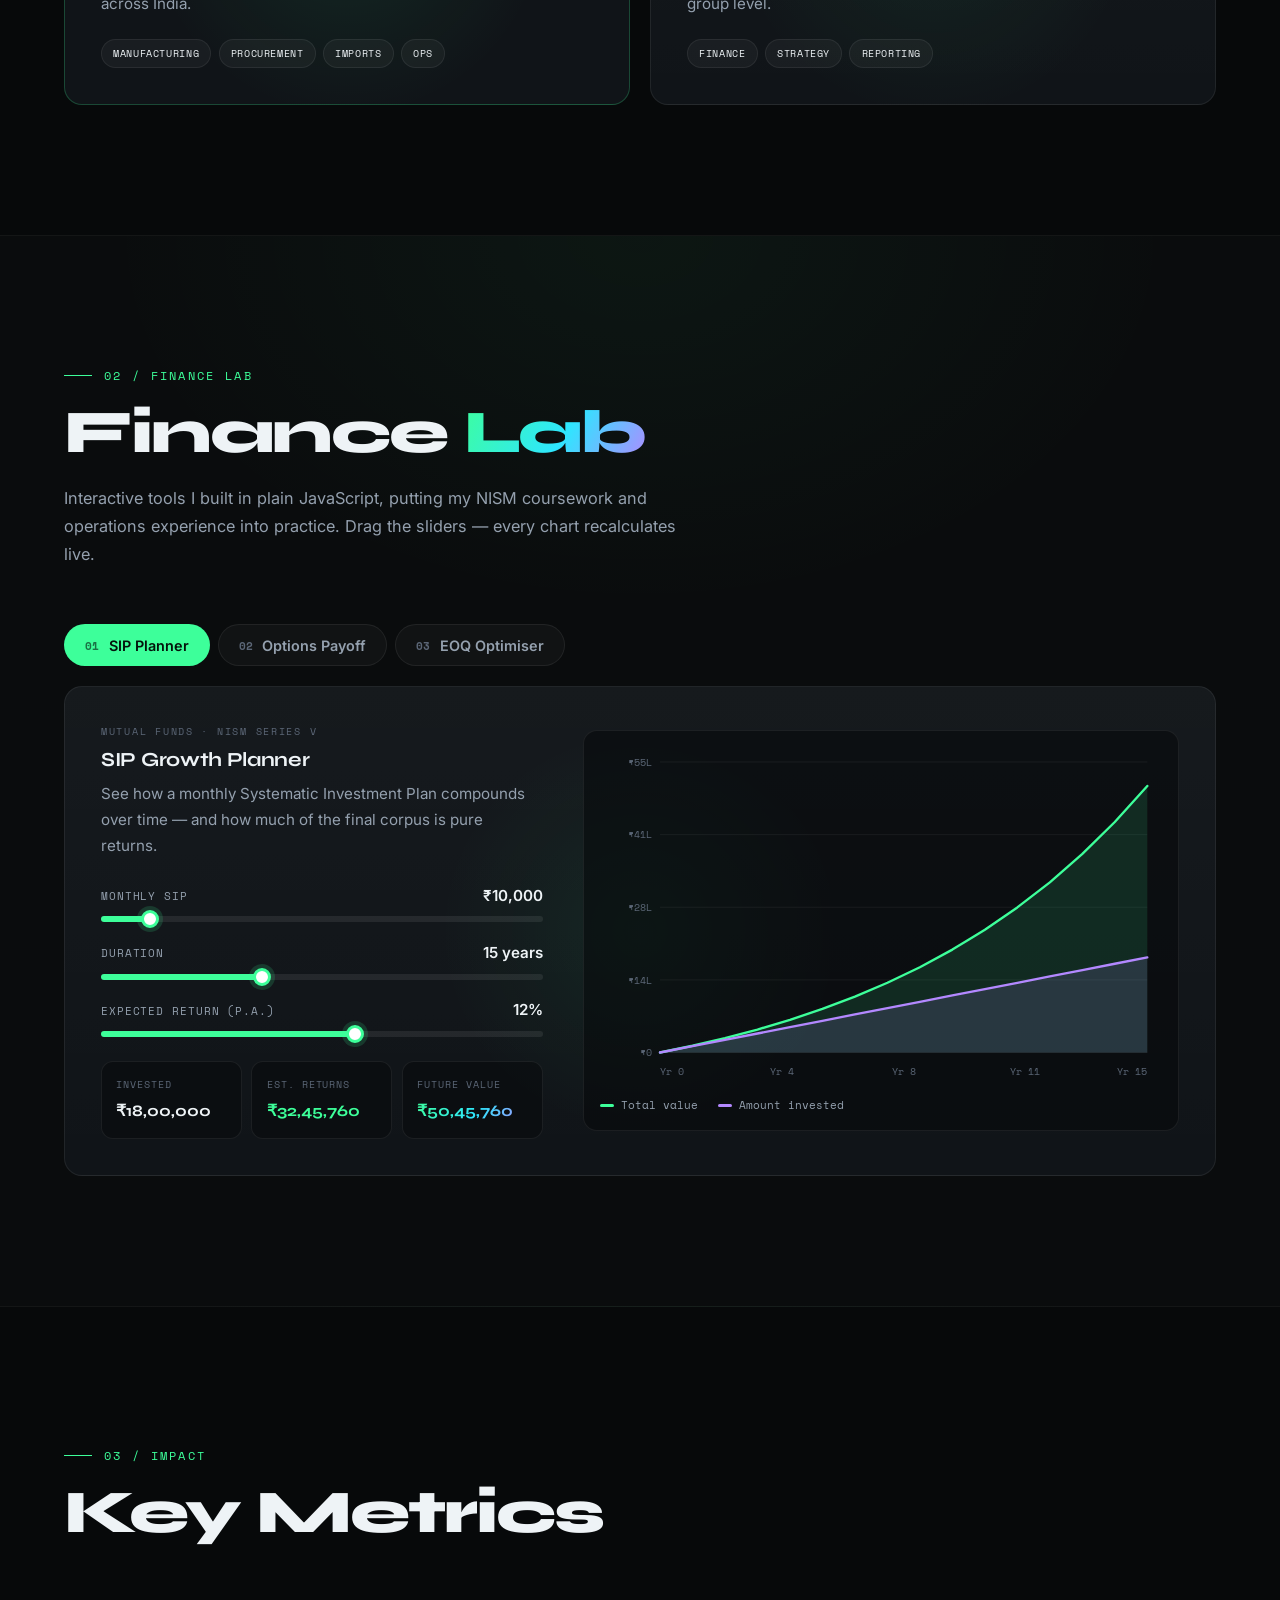
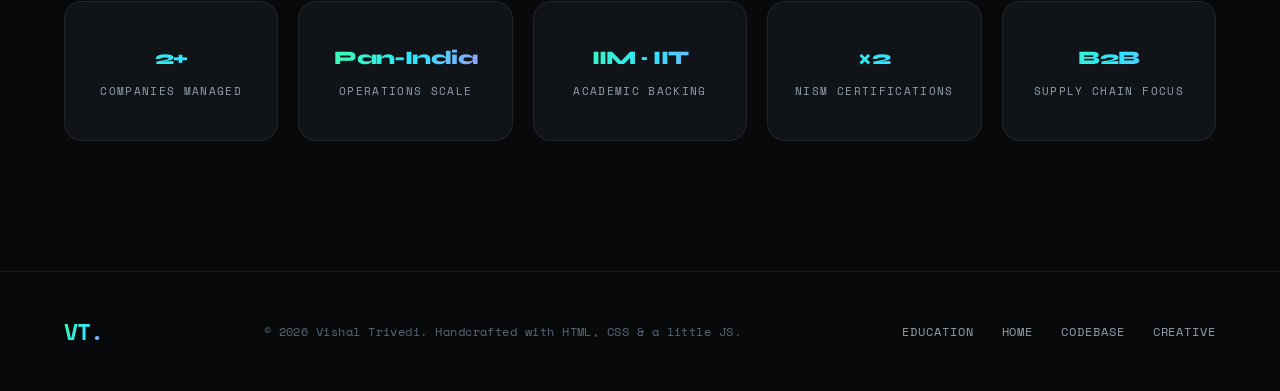
<file: ventures.html>
<!DOCTYPE html>
<html lang="en">
<head>
    <meta charset="UTF-8">
    <meta name="viewport" content="width=device-width, initial-scale=1.0">
    <title>Venture Forge | Vishal Trivedi</title>
    <link rel="preconnect" href="https://fonts.googleapis.com">
    <link rel="preconnect" href="https://fonts.gstatic.com" crossorigin>
    <link rel="stylesheet" href="https://fonts.googleapis.com/css2?family=Inter:wght@400;500;600&amp;family=Space+Mono:wght@400;700&amp;family=Syne:wght@500;600;700;800&amp;display=swap">
    <link rel="stylesheet" href="style.css">
</head>
<body>
    <div class="scroll-progress"></div>

    <nav id="navbar">
        <div class="logo"><a href="index.html">VT.</a></div>
        <ul class="nav-links">
            <li><a href="index.html">Home</a></li>
            <li><a href="education.html">Education</a></li>
            <li><a href="codebase.html">The Codebase</a></li>
            <li><a href="ventures.html" class="active">Venture Forge</a></li>
            <li><a href="creative.html">Creative Pursuits</a></li>
        </ul>
        <button class="nav-toggle" aria-label="Toggle menu" aria-expanded="false"><span></span><span></span><span></span></button>
    </nav>

    <header class="hero hero-venture">
        <canvas id="marketCanvas"></canvas>
      
        <svg class="bg-svg" viewBox="0 0 1400 700" xmlns="http://www.w3.org/2000/svg" preserveAspectRatio="xMidYMid slice">

           
            <g transform="translate(100, 280) rotate(-20)" opacity="0.13">
                <!-- Bar -->
                <rect x="-80" y="-5" width="160" height="10" fill="#555" rx="3"/>
                <!-- Left weights -->
                <rect x="-80" y="-22" width="18" height="44" fill="#666" rx="4"/>
                <rect x="-62" y="-18" width="10" height="36" fill="#777" rx="3"/>
                <!-- Right weights -->
                <rect x="62" y="-22" width="18" height="44" fill="#666" rx="4"/>
                <rect x="52" y="-18" width="10" height="36" fill="#777" rx="3"/>
            </g>

           
            <g transform="translate(1280, 180) rotate(15)" opacity="0.11">
                <rect x="-65" y="-4" width="130" height="8" fill="#555" rx="2"/>
                <rect x="-65" y="-18" width="15" height="36" fill="#666" rx="3"/>
                <rect x="-50" y="-14" width="8" height="28" fill="#777" rx="2"/>
                <rect x="50" y="-18" width="15" height="36" fill="#666" rx="3"/>
                <rect x="42" y="-14" width="8" height="28" fill="#777" rx="2"/>
            </g>

           
            <g transform="translate(1100, 580) rotate(-10)" opacity="0.10">
                <rect x="-50" y="-3" width="100" height="6" fill="#555" rx="2"/>
                <rect x="-50" y="-14" width="12" height="28" fill="#666" rx="3"/>
                <rect x="-38" y="-10" width="7" height="20" fill="#777" rx="2"/>
                <rect x="38" y="-14" width="12" height="28" fill="#666" rx="3"/>
                <rect x="31" y="-10" width="7" height="20" fill="#777" rx="2"/>
            </g>

           
            <g transform="translate(700, 120) rotate(0)" opacity="0.08">
                
                <rect x="-280" y="-4" width="560" height="8" fill="#666" rx="3"/>
              
                <rect x="-240" y="-35" width="14" height="70" fill="#555" rx="3"/>
                <rect x="-226" y="-28" width="10" height="56" fill="#666" rx="2"/>
                <rect x="-216" y="-22" width="8" height="44" fill="#777" rx="2"/>
              
                <rect x="226" y="-35" width="14" height="70" fill="#555" rx="3"/>
                <rect x="216" y="-28" width="10" height="56" fill="#666" rx="2"/>
                <rect x="208" y="-22" width="8" height="44" fill="#777" rx="2"/>
                
                <rect x="-200" y="-8" width="12" height="16" fill="#888" rx="2"/>
                <rect x="188" y="-8" width="12" height="16" fill="#888" rx="2"/>
            </g>

           
            <g transform="translate(300, 550) rotate(5)" opacity="0.12">
                <circle cx="0" cy="15" r="40" fill="none" stroke="#666" stroke-width="8"/>
                <circle cx="0" cy="15" r="30" fill="#3a3a3a"/>
              
                <path d="M-22,-25 Q-22,-60 0,-65 Q22,-60 22,-25" fill="none" stroke="#666" stroke-width="8" stroke-linecap="round"/>
                <rect x="-22" y="-30" width="44" height="10" fill="#555" rx="3"/>
            </g>

         
            <g transform="translate(1150, 200) rotate(-12)" opacity="0.10">
                <circle cx="0" cy="12" r="30" fill="none" stroke="#666" stroke-width="6"/>
                <circle cx="0" cy="12" r="22" fill="#3a3a3a"/>
                <path d="M-16,-18 Q-16,-46 0,-50 Q16,-46 16,-18" fill="none" stroke="#666" stroke-width="6" stroke-linecap="round"/>
                <rect x="-16" y="-22" width="32" height="8" fill="#555" rx="2"/>
            </g>

          
            <g transform="translate(1350, 400) rotate(0)" opacity="0.09">
                <circle cx="0" cy="0" r="65" fill="none" stroke="#555" stroke-width="12"/>
                <circle cx="0" cy="0" r="45" fill="none" stroke="#444" stroke-width="5"/>
                <circle cx="0" cy="0" r="12" fill="#555"/>
               
                <circle cx="0" cy="-52" r="6" fill="#0a0a0a"/>
                <circle cx="45" cy="-26" r="6" fill="#0a0a0a"/>
                <circle cx="45" cy="26" r="6" fill="#0a0a0a"/>
                <circle cx="0" cy="52" r="6" fill="#0a0a0a"/>
                <circle cx="-45" cy="26" r="6" fill="#0a0a0a"/>
                <circle cx="-45" cy="-26" r="6" fill="#0a0a0a"/>
            </g>

           
            <g transform="translate(60, 560) rotate(0)" opacity="0.08">
                <circle cx="0" cy="0" r="50" fill="none" stroke="#555" stroke-width="10"/>
                <circle cx="0" cy="0" r="34" fill="none" stroke="#444" stroke-width="4"/>
                <circle cx="0" cy="0" r="10" fill="#555"/>
                <circle cx="0" cy="-40" r="5" fill="#0a0a0a"/>
                <circle cx="35" cy="-20" r="5" fill="#0a0a0a"/>
                <circle cx="35" cy="20" r="5" fill="#0a0a0a"/>
                <circle cx="0" cy="40" r="5" fill="#0a0a0a"/>
                <circle cx="-35" cy="20" r="5" fill="#0a0a0a"/>
                <circle cx="-35" cy="-20" r="5" fill="#0a0a0a"/>
            </g>

            
            <g transform="translate(500, 80)" opacity="0.07">
                <!-- Vertical posts -->
                <rect x="-120" y="0" width="10" height="180" fill="#666" rx="3"/>
                <rect x="110" y="0" width="10" height="180" fill="#666" rx="3"/>
                <!-- Top horizontal bar -->
                <rect x="-130" y="-8" width="270" height="14" fill="#666" rx="4"/>
                <!-- Cross support -->
                <rect x="-120" y="80" width="240" height="8" fill="#555" rx="2"/>
            </g>

           
            <g transform="translate(750, 600)" opacity="0.07">
                <circle cx="0" cy="0" r="28" fill="none" stroke="#666" stroke-width="7"/>
                <circle cx="0" cy="0" r="8" fill="#555"/>
            </g>
            <g transform="translate(820, 580)" opacity="0.07">
                <circle cx="0" cy="0" r="22" fill="none" stroke="#666" stroke-width="6"/>
                <circle cx="0" cy="0" r="6" fill="#555"/>
            </g>

           
            <g opacity="0.03" stroke="#00ff41" stroke-width="0.5">
                <line x1="0" y1="350" x2="1400" y2="350"/>
                <line x1="700" y1="0" x2="700" y2="700"/>
            </g>
        </svg>

        <div class="hero-content">
            <div class="hero-tag">Management · Operations · Scale</div>
            <h1>Venture<br><span class="outline-text">Forge</span></h1>
            <p>Driving Growth, Managing Operations, and Scaling Businesses.</p>
            <div class="hero-cta">
                <a href="#finance-lab" class="btn-primary">Try the Finance Lab →</a>
                <a href="#experience" class="btn-ghost">Experience</a>
            </div>
        </div>
    </header>

    <div class="marquee ticker" aria-hidden="true">
        <div class="marquee-track"><span class="marquee-item ticker-item">Equity Derivatives<span class="sep">◆</span></span><span class="marquee-item ticker-item">Mutual Funds<span class="sep">◆</span></span><span class="marquee-item ticker-item">Financial Reporting<span class="sep">◆</span></span><span class="marquee-item ticker-item">Supply Chain<span class="sep">◆</span></span><span class="marquee-item ticker-item">Procurement<span class="sep">◆</span></span><span class="marquee-item ticker-item">Imports<span class="sep">◆</span></span><span class="marquee-item ticker-item">Operations<span class="sep">◆</span></span><span class="marquee-item ticker-item">Strategy<span class="sep">◆</span></span><span class="marquee-item ticker-item">Unit Economics<span class="sep">◆</span></span><span class="marquee-item ticker-item">Risk Management<span class="sep">◆</span></span><span class="marquee-item ticker-item">Equity Derivatives<span class="sep">◆</span></span><span class="marquee-item ticker-item">Mutual Funds<span class="sep">◆</span></span><span class="marquee-item ticker-item">Financial Reporting<span class="sep">◆</span></span><span class="marquee-item ticker-item">Supply Chain<span class="sep">◆</span></span><span class="marquee-item ticker-item">Procurement<span class="sep">◆</span></span><span class="marquee-item ticker-item">Imports<span class="sep">◆</span></span><span class="marquee-item ticker-item">Operations<span class="sep">◆</span></span><span class="marquee-item ticker-item">Strategy<span class="sep">◆</span></span><span class="marquee-item ticker-item">Unit Economics<span class="sep">◆</span></span><span class="marquee-item ticker-item">Risk Management<span class="sep">◆</span></span></div>
    </div>

    <section id="experience" class="section">
        <div class="section-label">01 / Experience</div>
        <h2>Entrepreneurial Experience</h2>
        <div class="card-container venture-cards">
            <div class="card venture-card featured-card">
                <div class="venture-icon">🏋️</div>
                <div class="venture-tag">Operations</div>
                <h3>Management & Supply Chain</h3>
                <p class="subtitle">New Fitness Factory</p>
                <p>Handling critical day-to-day operations, including the complexities of gym equipment manufacturing, procurement, and managing imports across India.</p>
                <div class="card-pills">
                    <span class="pill">Manufacturing</span><span class="pill">Procurement</span><span class="pill">Imports</span><span class="pill">Ops</span>
                </div>
            </div>
            <div class="card venture-card">
                <div class="venture-icon">📊</div>
                <div class="venture-tag">Strategy</div>
                <h3>Business Management & Operations</h3>
                <p class="subtitle">RTNT Enterprises Private Limited</p>
                <p>Actively involved in the core management, steering financial reporting, and overseeing broad strategic business operations at group level.</p>
                <div class="card-pills">
                    <span class="pill">Finance</span><span class="pill">Strategy</span><span class="pill">Reporting</span>
                </div>
            </div>
        </div>
    </section>


    <section id="finance-lab" class="section section-alt">
        <div class="section-label">02 / Finance Lab</div>
        <h2>Finance <span class="gradient-text">Lab</span></h2>
        <p class="section-intro">Interactive tools I built in plain JavaScript, putting my NISM coursework and operations experience into practice. Drag the sliders — every chart recalculates live.</p>

        <div class="lab-tabs" role="tablist">
            <button class="lab-tab active" role="tab" aria-selected="true" data-tool="sip"><span>01</span>SIP Planner</button>
            <button class="lab-tab" role="tab" aria-selected="false" data-tool="options"><span>02</span>Options Payoff</button>
            <button class="lab-tab" role="tab" aria-selected="false" data-tool="eoq"><span>03</span>EOQ Optimiser</button>
        </div>

        <!-- SIP -->
        <div class="card lab-panel active" id="tool-sip" role="tabpanel">
            <div class="lab-copy">
                <div class="venture-tag">Mutual Funds · NISM Series V</div>
                <h3>SIP Growth Planner</h3>
                <p>See how a monthly Systematic Investment Plan compounds over time — and how much of the final corpus is pure returns.</p>
                <label class="lab-field">Monthly SIP <output id="sipAmtOut"></output>
                    <input type="range" id="sipAmt" min="500" max="100000" step="500" value="10000"></label>
                <label class="lab-field">Duration <output id="sipYrsOut"></output>
                    <input type="range" id="sipYrs" min="1" max="40" step="1" value="15"></label>
                <label class="lab-field">Expected return (p.a.) <output id="sipRateOut"></output>
                    <input type="range" id="sipRate" min="1" max="20" step="0.5" value="12"></label>
                <div class="lab-stats">
                    <div><span>Invested</span><strong id="sipInvested"></strong></div>
                    <div><span>Est. returns</span><strong id="sipGains" class="up"></strong></div>
                    <div><span>Future value</span><strong id="sipTotal" class="big"></strong></div>
                </div>
            </div>
            <div class="lab-chart"><svg id="sipChart" viewBox="0 0 600 360" preserveAspectRatio="xMidYMid meet" role="img" aria-label="SIP growth chart"></svg>
                <div class="lab-legend"><span class="lg-a">Total value</span><span class="lg-b">Amount invested</span></div></div>
        </div>

        <!-- Options -->
        <div class="card lab-panel" id="tool-options" role="tabpanel" hidden>
            <div class="lab-copy">
                <div class="venture-tag">Equity Derivatives · NISM Series VIII</div>
                <h3>Options Payoff Visualiser</h3>
                <p>Payoff at expiry for classic option strategies — with breakeven, maximum loss and maximum profit worked out for you.</p>
                <div class="lab-seg" id="optStrategy">
                    <button class="active" data-s="call">Long Call</button><button data-s="put">Long Put</button><button data-s="straddle">Long Straddle</button>
                </div>
                <label class="lab-field">Strike price <output id="optStrikeOut"></output>
                    <input type="range" id="optStrike" min="100" max="1000" step="10" value="500"></label>
                <label class="lab-field">Premium paid <output id="optPremOut"></output>
                    <input type="range" id="optPrem" min="1" max="100" step="1" value="20"></label>
                <label class="lab-field">Quantity <output id="optQtyOut"></output>
                    <input type="range" id="optQty" min="1" max="500" step="1" value="50"></label>
                <div class="lab-stats">
                    <div><span>Breakeven</span><strong id="optBE"></strong></div>
                    <div><span>Max loss</span><strong id="optLoss" class="down"></strong></div>
                    <div><span>Max profit</span><strong id="optProfit" class="up"></strong></div>
                </div>
            </div>
            <div class="lab-chart"><svg id="optChart" viewBox="0 0 600 360" preserveAspectRatio="xMidYMid meet" role="img" aria-label="Option payoff chart"></svg>
                <div class="lab-legend"><span class="lg-a">Profit</span><span class="lg-c">Loss</span><span class="lg-b">Underlying price at expiry →</span></div></div>
        </div>

        <!-- EOQ -->
        <div class="card lab-panel" id="tool-eoq" role="tabpanel" hidden>
            <div class="lab-copy">
                <div class="venture-tag">Supply Chain · Operations</div>
                <h3>EOQ Optimiser</h3>
                <p>The Economic Order Quantity balances ordering costs against holding costs — the same trade-off I manage when procuring gym equipment.</p>
                <label class="lab-field">Annual demand (units) <output id="eoqDOut"></output>
                    <input type="range" id="eoqD" min="100" max="20000" step="100" value="2400"></label>
                <label class="lab-field">Cost per order <output id="eoqSOut"></output>
                    <input type="range" id="eoqS" min="100" max="20000" step="100" value="1500"></label>
                <label class="lab-field">Holding cost / unit / year <output id="eoqHOut"></output>
                    <input type="range" id="eoqH" min="5" max="2000" step="5" value="120"></label>
                <div class="lab-stats">
                    <div><span>Optimal order</span><strong id="eoqQ" class="big"></strong></div>
                    <div><span>Orders / year</span><strong id="eoqN"></strong></div>
                    <div><span>Min. annual cost</span><strong id="eoqTC"></strong></div>
                </div>
            </div>
            <div class="lab-chart"><svg id="eoqChart" viewBox="0 0 600 360" preserveAspectRatio="xMidYMid meet" role="img" aria-label="EOQ cost curves"></svg>
                <div class="lab-legend"><span class="lg-a">Total cost</span><span class="lg-b">Ordering cost</span><span class="lg-d">Holding cost</span></div></div>
        </div>
    </section>

    <section class="section">
        <div class="section-label">03 / Impact</div>
        <h2>Key Metrics</h2>
        <div class="metrics-grid">
            <div class="metric-item">
                <div class="metric-num" data-count="2" data-suffix="+">2+</div>
                <div class="metric-label">Companies Managed</div>
            </div>
            <div class="metric-item">
                <div class="metric-num">Pan-India</div>
                <div class="metric-label">Operations Scale</div>
            </div>
            <div class="metric-item">
                <div class="metric-num">IIM · IIT</div>
                <div class="metric-label">Academic Backing</div>
            </div>
            <div class="metric-item">
                <div class="metric-num" data-count="2" data-prefix="×">×2</div>
                <div class="metric-label">NISM Certifications</div>
            </div>
            <div class="metric-item">
                <div class="metric-num">B2B</div>
                <div class="metric-label">Supply Chain Focus</div>
            </div>
        </div>
    </section>

    <footer>
        <div class="footer-inner">
            <div class="logo">VT.</div>
            <p>&copy; 2026 Vishal Trivedi. Handcrafted with HTML, CSS &amp; a little JS.</p>
            <div class="footer-links">
                <a href="education.html">Education</a>
                <a href="index.html">Home</a>
                <a href="codebase.html">Codebase</a>
                <a href="creative.html">Creative</a>
            </div>
        </div>
    </footer>

    <script src="script.js"></script>
    <script src="ventures.js"></script>
</body>
</html>
</file>
<file: style.css>
/* Fonts are loaded with <link> tags in each page's <head> so they don't block this stylesheet */

/* =========================================================
   Design tokens
   ========================================================= */
:root {
    --bg-black: #07090a;
    --bg-dark: #0b0e10;
    --surface: rgba(20, 24, 28, 0.55);
    --surface-solid: #101418;
    --card-bg: #101418;
    --card-border: rgba(255, 255, 255, 0.07);
    --card-border-hover: rgba(61, 255, 154, 0.35);

    --accent: #3dff9a;          /* refined mint-neon */
    --accent-2: #2ee6ff;        /* cyan, for gradients */
    --accent-3: #b388ff;        /* violet, for ML highlights */
    --neon-green: var(--accent);
    --accent-soft: rgba(61, 255, 154, 0.08);
    --accent-line: rgba(61, 255, 154, 0.22);

    --text-white: #eef3f6;
    --text-gray: #94a0ae;
    --text-muted: #5b6676;

    --grad: linear-gradient(120deg, var(--accent) 0%, var(--accent-2) 55%, var(--accent-3) 100%);

    --font-display: 'Syne', sans-serif;
    --font-body: 'Inter', system-ui, -apple-system, sans-serif;
    --font-mono: 'Space Mono', ui-monospace, monospace;

    --radius: 18px;
    --ease: cubic-bezier(0.22, 1, 0.36, 1);
}

*, *::before, *::after {
    margin: 0; padding: 0;
    box-sizing: border-box;
}

html { scroll-behavior: smooth; }

body {
    font-family: var(--font-body);
    background-color: var(--bg-black);
    color: var(--text-white);
    line-height: 1.7;
    overflow-x: hidden;
    -webkit-font-smoothing: antialiased;
}

::selection { background: var(--accent); color: #000; }

/* Film-grain overlay for a richer, less flat dark background */
body::after {
    content: '';
    position: fixed;
    inset: 0;
    pointer-events: none;
    z-index: 9999;
    opacity: 0.05;
    background-image: url("data:image/svg+xml,%3Csvg xmlns='http://www.w3.org/2000/svg' width='160' height='160'%3E%3Cfilter id='n'%3E%3CfeTurbulence type='fractalNoise' baseFrequency='0.9' numOctaves='2' stitchTiles='stitch'/%3E%3C/filter%3E%3Crect width='100%25' height='100%25' filter='url(%23n)'/%3E%3C/svg%3E");
}

/* Scroll progress bar */
.scroll-progress {
    position: fixed;
    top: 0; left: 0;
    height: 2px;
    width: 100%;
    transform-origin: 0 50%;
    transform: scaleX(0);
    background: var(--grad);
    z-index: 1001;
}

/* =========================================================
   Navigation
   ========================================================= */
#navbar {
    display: flex;
    justify-content: space-between;
    align-items: center;
    padding: 1.1rem 5%;
    position: fixed;
    top: 0; left: 0; right: 0;
    z-index: 1000;
    transition: padding 0.4s var(--ease), background 0.4s, border-color 0.4s;
    border-bottom: 1px solid transparent;
}

#navbar.scrolled {
    padding: 0.75rem 5%;
    background: rgba(7, 9, 10, 0.72);
    backdrop-filter: blur(18px) saturate(140%);
    -webkit-backdrop-filter: blur(18px) saturate(140%);
    border-bottom-color: var(--card-border);
}

.logo {
    font-family: var(--font-mono);
    font-weight: 700;
    font-size: 1.45rem;
    letter-spacing: -0.05em;
    background: var(--grad);
    -webkit-background-clip: text;
    background-clip: text;
    color: transparent;
}

.logo a { color: inherit; text-decoration: none; }

.nav-links {
    display: flex;
    list-style: none;
    gap: 0.35rem;
    padding: 0.35rem;
    border: 1px solid var(--card-border);
    border-radius: 100px;
    background: rgba(16, 20, 24, 0.55);
    backdrop-filter: blur(14px);
    -webkit-backdrop-filter: blur(14px);
}

.nav-links a {
    display: block;
    color: var(--text-gray);
    text-decoration: none;
    font-size: 0.8rem;
    font-weight: 500;
    letter-spacing: 0.02em;
    padding: 0.45rem 1rem;
    border-radius: 100px;
    transition: color 0.25s, background 0.25s;
}

.nav-links a:hover { color: var(--text-white); background: rgba(255, 255, 255, 0.05); }

.nav-links a.active {
    color: #04130b;
    background: var(--accent);
    font-weight: 600;
}

.nav-toggle {
    display: none;
    width: 42px; height: 42px;
    border: 1px solid var(--card-border);
    border-radius: 12px;
    background: rgba(16, 20, 24, 0.7);
    cursor: pointer;
    position: relative;
}

.nav-toggle span {
    position: absolute;
    left: 11px; right: 11px;
    height: 1.5px;
    background: var(--text-white);
    transition: transform 0.3s var(--ease), opacity 0.2s;
}

.nav-toggle span:nth-child(1) { top: 15px; }
.nav-toggle span:nth-child(2) { top: 20px; }
.nav-toggle span:nth-child(3) { top: 25px; }

.nav-toggle[aria-expanded="true"] span:nth-child(1) { transform: translateY(5px) rotate(45deg); }
.nav-toggle[aria-expanded="true"] span:nth-child(2) { opacity: 0; }
.nav-toggle[aria-expanded="true"] span:nth-child(3) { transform: translateY(-5px) rotate(-45deg); }

/* =========================================================
   Hero
   ========================================================= */
.hero {
    min-height: 100vh;
    min-height: 100svh;
    display: flex;
    align-items: center;
    justify-content: center;
    text-align: center;
    position: relative;
    overflow: hidden;
    isolation: isolate;
}

/* Soft aurora glow behind every hero */
.hero::before {
    content: '';
    position: absolute;
    inset: -20%;
    z-index: -1;
    background:
        radial-gradient(40% 35% at 25% 35%, rgba(61, 255, 154, 0.16), transparent 70%),
        radial-gradient(35% 30% at 75% 60%, rgba(46, 230, 255, 0.11), transparent 70%),
        radial-gradient(30% 30% at 60% 20%, rgba(179, 136, 255, 0.09), transparent 70%);
    filter: blur(20px);
    animation: aurora 18s ease-in-out infinite alternate;
}

/* Fade hero into the page */
.hero::after {
    content: '';
    position: absolute;
    left: 0; right: 0; bottom: 0;
    height: 30%;
    z-index: 1;
    background: linear-gradient(to bottom, transparent, var(--bg-black));
    pointer-events: none;
}

@keyframes aurora {
    0%   { transform: translate3d(0, 0, 0) rotate(0deg); }
    50%  { transform: translate3d(3%, -2%, 0) rotate(4deg); }
    100% { transform: translate3d(-3%, 2%, 0) rotate(-3deg); }
}

#particleCanvas, #codeCanvas, #marketCanvas {
    position: absolute;
    inset: 0;
    /* canvas is a replaced element: inset alone won't stretch it past 300x150 */
    width: 100%;
    height: 100%;
    display: block;
    z-index: 0;
}

#codeCanvas {
    opacity: 0.9;
    -webkit-mask-image: radial-gradient(ellipse at center, rgba(0,0,0,0.35) 0%, #000 65%);
    mask-image: radial-gradient(ellipse at center, rgba(0,0,0,0.35) 0%, #000 65%);
}

.bg-svg {
    position: absolute;
    inset: 0;
    width: 100%;
    height: 100%;
    z-index: 0;
    animation: drift 30s ease-in-out infinite alternate;
}

@keyframes drift {
    from { transform: scale(1) translateY(0); }
    to   { transform: scale(1.06) translateY(-12px); }
}

.hero-main, .hero-code, .hero-creative, .hero-venture { background: var(--bg-black); }

.hero-content {
    position: relative;
    z-index: 2;
    max-width: 1100px;
    padding: 2rem;
}

.hero-content > * {
    animation: heroFadeIn 0.8s var(--ease) both;
}
.hero-content > *:nth-child(2) { animation-delay: 0.1s; }
.hero-content > *:nth-child(3) { animation-delay: 0.2s; }
.hero-content > *:nth-child(4) { animation-delay: 0.3s; }
.hero-content > *:nth-child(5) { animation-delay: 0.4s; }

@keyframes heroFadeIn {
    from { opacity: 0; transform: translateY(24px); }
    to   { opacity: 1; transform: translateY(0); }
}

.hero-tag {
    display: inline-flex;
    align-items: center;
    gap: 0.6rem;
    font-family: var(--font-mono);
    font-size: 0.72rem;
    letter-spacing: 0.16em;
    text-transform: uppercase;
    color: var(--text-white);
    border: 1px solid var(--card-border);
    padding: 0.45rem 1.1rem;
    border-radius: 100px;
    margin-bottom: 1.75rem;
    background: rgba(16, 20, 24, 0.6);
    backdrop-filter: blur(10px);
    -webkit-backdrop-filter: blur(10px);
}

.hero-tag::before {
    content: '';
    width: 7px; height: 7px;
    border-radius: 50%;
    background: var(--accent);
    box-shadow: 0 0 0 0 rgba(61, 255, 154, 0.6);
    animation: pulse 2s infinite;
}

@keyframes pulse {
    0%   { box-shadow: 0 0 0 0 rgba(61, 255, 154, 0.55); }
    70%  { box-shadow: 0 0 0 9px rgba(61, 255, 154, 0); }
    100% { box-shadow: 0 0 0 0 rgba(61, 255, 154, 0); }
}

.hero-tag.mono { font-family: var(--font-mono); }

.hero h1 {
    font-family: var(--font-display);
    font-weight: 800;
    font-size: clamp(2.6rem, 8.5vw, 7.25rem);
    line-height: 0.95;
    letter-spacing: -0.045em;
    color: var(--text-white);
    margin-bottom: 1.75rem;
}

.outline-text {
    color: transparent;
    -webkit-text-fill-color: transparent;
    -webkit-text-stroke: 1.5px rgba(238, 243, 246, 0.85);
    background-image: var(--grad);
    background-repeat: no-repeat;
    background-size: 0% 100%;
    -webkit-background-clip: text;
    background-clip: text;
    transition: background-size 1s var(--ease), -webkit-text-stroke-color 0.6s;
}

/* Gradient sweeps into the outlined word on hover */
.hero h1:hover .outline-text {
    background-size: 100% 100%;
    -webkit-text-stroke-color: transparent;
}

.gradient-text {
    background: var(--grad);
    -webkit-background-clip: text;
    background-clip: text;
    color: transparent;
}

.hero p {
    font-size: clamp(1rem, 2vw, 1.15rem);
    color: var(--text-gray);
    max-width: 700px;
    margin: 0 auto 2.5rem;
    line-height: 1.8;
}

.hero-link {
    white-space: nowrap;
    color: var(--text-white);
    text-decoration: none;
    background-image: linear-gradient(var(--accent), var(--accent));
    background-size: 0% 1px;
    background-position: 0 100%;
    background-repeat: no-repeat;
    transition: background-size 0.4s var(--ease), color 0.25s;
}

.hero-link:hover { color: var(--accent); background-size: 100% 1px; }

.hero-dot { color: var(--text-muted); margin: 0 0.35rem; }

.typed {
    font-family: var(--font-mono);
    color: var(--accent);
}

.typed::after {
    content: '▍';
    margin-left: 2px;
    animation: blink 1s steps(1) infinite;
}

@keyframes blink { 50% { opacity: 0; } }

.hero-cta {
    display: flex;
    gap: 1rem;
    justify-content: center;
    flex-wrap: wrap;
}

.btn-primary, .btn-ghost {
    display: inline-flex;
    align-items: center;
    gap: 0.5rem;
    text-decoration: none;
    font-weight: 600;
    font-size: 0.88rem;
    letter-spacing: 0.02em;
    padding: 0.9rem 1.8rem;
    border-radius: 100px;
    transition: transform 0.35s var(--ease), box-shadow 0.35s, background 0.35s, color 0.25s, border-color 0.25s;
}

.btn-primary {
    color: #04130b;
    background: var(--accent);
    box-shadow: 0 8px 30px -8px rgba(61, 255, 154, 0.55);
}

.btn-primary:hover {
    transform: translateY(-3px);
    background: #fff;
    box-shadow: 0 14px 40px -10px rgba(61, 255, 154, 0.75);
}

.btn-ghost {
    color: var(--text-white);
    border: 1px solid rgba(255, 255, 255, 0.16);
    background: rgba(255, 255, 255, 0.03);
    backdrop-filter: blur(10px);
    -webkit-backdrop-filter: blur(10px);
}

.btn-ghost:hover {
    transform: translateY(-3px);
    border-color: var(--accent);
    color: var(--accent);
}

.hero-scroll-hint {
    position: absolute;
    bottom: 2.25rem;
    left: 50%;
    transform: translateX(-50%);
    z-index: 2;
    width: 24px; height: 38px;
    border: 1.5px solid rgba(255, 255, 255, 0.25);
    border-radius: 14px;
    font-size: 0;
}

.hero-scroll-hint::before {
    content: '';
    position: absolute;
    top: 7px; left: 50%;
    width: 3px; height: 7px;
    margin-left: -1.5px;
    border-radius: 2px;
    background: var(--accent);
    animation: scrollDot 1.8s var(--ease) infinite;
}

@keyframes scrollDot {
    0%   { opacity: 0; transform: translateY(0); }
    30%  { opacity: 1; }
    100% { opacity: 0; transform: translateY(14px); }
}

/* =========================================================
   Marquee (tech ticker)
   ========================================================= */
.marquee {
    position: relative;
    overflow: hidden;
    padding: 1.4rem 0;
    border-top: 1px solid var(--card-border);
    border-bottom: 1px solid var(--card-border);
    background: rgba(255, 255, 255, 0.012);
    -webkit-mask-image: linear-gradient(90deg, transparent, #000 10%, #000 90%, transparent);
    mask-image: linear-gradient(90deg, transparent, #000 10%, #000 90%, transparent);
}

.marquee-track {
    display: flex;
    width: max-content;
    gap: 3rem;
    animation: marquee 40s linear infinite;
}

.marquee:hover .marquee-track { animation-play-state: paused; }

.marquee-item {
    display: inline-flex;
    align-items: center;
    gap: 0.7rem;
    font-family: var(--font-display);
    font-weight: 600;
    font-size: 1.15rem;
    color: var(--text-gray);
    white-space: nowrap;
}

.marquee-item img { width: 26px; height: 26px; }

.marquee-item .sep { color: var(--accent); margin-left: 3rem; }

@keyframes marquee {
    from { transform: translateX(0); }
    to   { transform: translateX(-50%); }
}

/* =========================================================
   Sections
   ========================================================= */
.section {
    padding: 130px 5%;
    max-width: calc(1200px + 10vw);
    margin: 0 auto;
    position: relative;
}

.section-alt {
    background:
        radial-gradient(60% 50% at 50% 0%, rgba(61, 255, 154, 0.045), transparent 70%),
        rgba(255, 255, 255, 0.012);
    max-width: 100%;
    padding: 130px 5%;
    border-top: 1px solid rgba(255, 255, 255, 0.04);
    border-bottom: 1px solid rgba(255, 255, 255, 0.04);
}

.section-alt > * { max-width: 1200px; margin-left: auto; margin-right: auto; }

.section-label {
    display: inline-flex;
    align-items: center;
    gap: 0.75rem;
    font-family: var(--font-mono);
    font-size: 0.72rem;
    letter-spacing: 0.2em;
    text-transform: uppercase;
    color: var(--accent);
    margin-bottom: 1rem;
}

.section-label::before {
    content: '';
    width: 28px; height: 1px;
    background: var(--accent);
}

.section-alt > .section-label { display: flex; }
.tech-stack-section > .section-label { justify-content: center; }

.section h2 {
    font-family: var(--font-display);
    font-weight: 800;
    font-size: clamp(2.2rem, 5.5vw, 3.8rem);
    line-height: 1.05;
    color: var(--text-white);
    margin-bottom: 3.5rem;
    letter-spacing: -0.035em;
}

.section-intro {
    color: var(--text-gray);
    max-width: 640px;
    margin: -2.25rem 0 3.5rem;
    font-size: 1.02rem;
}

.tech-stack-section .section-intro { margin-left: auto; margin-right: auto; }
/* In full-width sections, line the intro up with the 1200px content column */
.section-alt:not(.tech-stack-section) > .section-intro { margin-left: max(0px, calc((100% - 1200px) / 2)); }

/* =========================================================
   Cards
   ========================================================= */
.card-container {
    display: grid;
    grid-template-columns: repeat(auto-fit, minmax(290px, 1fr));
    gap: 1.25rem;
}

.card {
    --mx: 50%;
    --my: 50%;
    background:
        radial-gradient(500px circle at var(--mx) var(--my), rgba(61, 255, 154, 0.07), transparent 40%),
        linear-gradient(180deg, rgba(255, 255, 255, 0.025), rgba(255, 255, 255, 0)) ,
        var(--card-bg);
    border: 1px solid var(--card-border);
    border-radius: var(--radius);
    padding: 2.25rem;
    position: relative;
    overflow: hidden;
    transition: transform 0.5s var(--ease), border-color 0.4s, box-shadow 0.5s var(--ease);
}

/* Spotlight border that follows the cursor */
.card::before {
    content: '';
    position: absolute;
    inset: 0;
    border-radius: inherit;
    padding: 1px;
    background: radial-gradient(260px circle at var(--mx) var(--my), rgba(61, 255, 154, 0.55), transparent 60%);
    -webkit-mask: linear-gradient(#000 0 0) content-box, linear-gradient(#000 0 0);
    -webkit-mask-composite: xor;
    mask-composite: exclude;
    opacity: 0;
    transition: opacity 0.4s;
    pointer-events: none;
}

.card:hover {
    transform: translateY(-6px);
    border-color: rgba(255, 255, 255, 0.1);
    box-shadow: 0 30px 60px -30px rgba(0, 0, 0, 0.8), 0 0 50px -20px rgba(61, 255, 154, 0.18);
}

.card:hover::before { opacity: 1; }

.card h3 {
    font-family: var(--font-display);
    font-weight: 700;
    font-size: 1.25rem;
    line-height: 1.3;
    color: var(--text-white);
    margin-bottom: 0.5rem;
    letter-spacing: -0.015em;
}

.card p { color: var(--text-gray); font-size: 0.95rem; }

.subtitle {
    font-family: var(--font-mono);
    color: var(--accent);
    font-size: 0.7rem;
    text-transform: uppercase;
    letter-spacing: 0.14em;
    margin-bottom: 0.85rem;
    display: block;
}

.card-icon, .card-icon-big, .venture-icon {
    display: inline-grid;
    place-items: center;
    width: 54px; height: 54px;
    font-size: 1.6rem;
    border-radius: 14px;
    background: rgba(255, 255, 255, 0.04);
    border: 1px solid var(--card-border);
    margin-bottom: 1.4rem;
}

.card-icon-big { width: 62px; height: 62px; font-size: 1.9rem; }

.featured-card {
    border-color: var(--accent-line);
    background:
        radial-gradient(500px circle at var(--mx) var(--my), rgba(61, 255, 154, 0.09), transparent 40%),
        radial-gradient(120% 80% at 100% 0%, rgba(61, 255, 154, 0.09), transparent 60%),
        var(--card-bg);
}

/* Pills */
.card-pills {
    display: flex;
    flex-wrap: wrap;
    gap: 0.45rem;
    margin-top: 1.4rem;
}

.pill {
    font-family: var(--font-mono);
    font-size: 0.64rem;
    letter-spacing: 0.06em;
    text-transform: uppercase;
    color: var(--text-white);
    background: rgba(255, 255, 255, 0.04);
    border: 1px solid var(--card-border);
    padding: 0.3rem 0.7rem;
    border-radius: 100px;
    transition: border-color 0.25s, color 0.25s;
}

.card:hover .pill { border-color: rgba(61, 255, 154, 0.2); }

.pill.ml {
    color: #d9c6ff;
    border-color: rgba(179, 136, 255, 0.3);
    background: rgba(179, 136, 255, 0.07);
}

.edu-badge {
    display: inline-block;
    font-family: var(--font-mono);
    font-size: 0.6rem;
    text-transform: uppercase;
    letter-spacing: 0.15em;
    background: var(--accent);
    color: #04130b;
    font-weight: 700;
    padding: 0.25rem 0.7rem;
    border-radius: 100px;
    margin-bottom: 1rem;
}

/* =========================================================
   Timeline
   ========================================================= */
.timeline {
    position: relative;
    padding-left: 2.5rem;
}

.timeline::before {
    content: '';
    position: absolute;
    left: 4px; top: 0; bottom: 0;
    width: 1px;
    background: linear-gradient(to bottom, var(--accent), var(--accent-2) 60%, transparent);
}

.timeline-item {
    position: relative;
    margin-bottom: 2rem;
}

.timeline-dot {
    position: absolute;
    left: -2.5rem;
    top: 2.4rem;
    width: 10px; height: 10px;
    border-radius: 50%;
    background: var(--accent);
    box-shadow: 0 0 0 5px rgba(61, 255, 154, 0.12), 0 0 18px var(--accent);
}

.tl-year {
    display: inline-block;
    font-family: var(--font-mono);
    font-size: 0.7rem;
    color: var(--accent);
    letter-spacing: 0.1em;
    margin-bottom: 0.75rem;
    padding: 0.2rem 0.6rem;
    border-radius: 6px;
    background: var(--accent-soft);
}

/* =========================================================
   Contact
   ========================================================= */
.contact-container {
    display: grid;
    grid-template-columns: 1fr 1.6fr;
    gap: 4rem;
    align-items: start;
}

.contact-info p {
    color: var(--text-gray);
    line-height: 1.9;
    margin-bottom: 2rem;
}

.contact-links {
    display: flex;
    flex-direction: column;
    gap: 0.75rem;
}

.contact-link {
    display: flex;
    align-items: center;
    justify-content: space-between;
    gap: 1rem;
    color: var(--text-white);
    text-decoration: none;
    font-weight: 500;
    font-size: 0.95rem;
    padding: 1rem 1.25rem;
    border: 1px solid var(--card-border);
    border-radius: 14px;
    background: var(--surface);
    transition: border-color 0.3s, transform 0.4s var(--ease), color 0.3s;
}

.contact-link span:last-child {
    font-family: var(--font-mono);
    color: var(--text-muted);
    transition: transform 0.4s var(--ease), color 0.3s;
}

.contact-link:hover { border-color: var(--accent-line); transform: translateX(4px); }
.contact-link:hover span:last-child { color: var(--accent); transform: translate(3px, -3px); }

.contact-form {
    display: flex;
    flex-direction: column;
    padding: 2.25rem;
    border: 1px solid var(--card-border);
    border-radius: var(--radius);
    background: var(--surface);
    backdrop-filter: blur(12px);
    -webkit-backdrop-filter: blur(12px);
}

.form-group {
    display: flex;
    flex-direction: column;
    margin-bottom: 1.25rem;
}

.form-group label {
    font-family: var(--font-mono);
    font-size: 0.68rem;
    letter-spacing: 0.12em;
    text-transform: uppercase;
    color: var(--text-gray);
    margin-bottom: 0.5rem;
}

input, textarea {
    background: rgba(7, 9, 10, 0.7);
    border: 1px solid var(--card-border);
    color: var(--text-white);
    padding: 0.95rem 1.1rem;
    border-radius: 12px;
    font-family: var(--font-body);
    font-size: 0.95rem;
    transition: border-color 0.25s, box-shadow 0.25s;
    resize: vertical;
}

input:focus, textarea:focus {
    outline: none;
    border-color: rgba(61, 255, 154, 0.5);
    box-shadow: 0 0 0 4px rgba(61, 255, 154, 0.08);
}

input::placeholder, textarea::placeholder { color: var(--text-muted); }

.submit-btn {
    background: var(--accent);
    color: #04130b;
    font-family: var(--font-body);
    font-weight: 600;
    font-size: 0.9rem;
    border: none;
    padding: 1rem 2rem;
    border-radius: 100px;
    cursor: pointer;
    transition: transform 0.35s var(--ease), box-shadow 0.35s, background 0.3s;
    align-self: flex-start;
    box-shadow: 0 8px 30px -8px rgba(61, 255, 154, 0.55);
}

.submit-btn:hover {
    background: #fff;
    transform: translateY(-2px);
}

.form-note {
    margin-top: 1rem;
    font-family: var(--font-mono);
    font-size: 0.72rem;
    color: var(--text-muted);
}

/* =========================================================
   Projects
   ========================================================= */
.code-cards, .edu-grid { grid-template-columns: repeat(auto-fit, minmax(min(100%, 420px), 1fr)); }

.project-card { display: flex; flex-direction: column; }
.project-card > .card-link,
.project-card > .card-links { margin-top: auto; padding-top: 1.4rem; }

.card-links { display: flex; flex-wrap: wrap; gap: 1.5rem; }

.project-num {
    font-family: var(--font-display);
    font-size: 5rem;
    font-weight: 800;
    color: transparent;
    -webkit-text-stroke: 1px rgba(255, 255, 255, 0.07);
    position: absolute;
    top: 0.75rem; right: 1.5rem;
    line-height: 1;
    user-select: none;
    transition: -webkit-text-stroke-color 0.4s;
}

.project-card:hover .project-num { -webkit-text-stroke-color: rgba(61, 255, 154, 0.35); }

.project-status {
    align-self: flex-start;
    display: inline-flex;
    align-items: center;
    gap: 0.45rem;
    font-family: var(--font-mono);
    font-size: 0.6rem;
    letter-spacing: 0.15em;
    text-transform: uppercase;
    padding: 0.3rem 0.7rem;
    border-radius: 100px;
    margin-bottom: 1.25rem;
    font-weight: 700;
}

.project-status::before {
    content: '';
    width: 6px; height: 6px;
    border-radius: 50%;
    background: currentColor;
}

.project-status.live {
    background: rgba(61, 255, 154, 0.1);
    color: var(--accent);
    border: 1px solid rgba(61, 255, 154, 0.3);
}

.project-status.building {
    background: rgba(255, 200, 50, 0.08);
    color: #ffcf4a;
    border: 1px solid rgba(255, 200, 50, 0.28);
}

.project-status.learning {
    background: rgba(179, 136, 255, 0.08);
    color: #c9a8ff;
    border: 1px solid rgba(179, 136, 255, 0.3);
}

.card-link {
    display: inline-block;
    color: var(--text-white);
    text-decoration: none;
    font-family: var(--font-mono);
    font-size: 0.75rem;
    letter-spacing: 0.08em;
    text-transform: uppercase;
    transition: color 0.25s, letter-spacing 0.35s var(--ease);
}

.card-link:hover { color: var(--accent); letter-spacing: 0.14em; }

/* =========================================================
   Tech stack
   ========================================================= */
.tech-stack-section { text-align: center; }

.stack-groups {
    display: grid;
    grid-template-columns: repeat(auto-fit, minmax(min(100%, 520px), 1fr));
    gap: 1.25rem;
    text-align: left;
}

.stack-group {
    padding: 2rem;
}

.stack-group-head {
    display: flex;
    align-items: baseline;
    justify-content: space-between;
    gap: 1rem;
    margin-bottom: 1.5rem;
}

.stack-group-head h3 { margin: 0; }

.stack-group-head span {
    font-family: var(--font-mono);
    font-size: 0.68rem;
    letter-spacing: 0.12em;
    text-transform: uppercase;
    color: var(--text-muted);
}

.stack-group.ml { border-color: rgba(179, 136, 255, 0.25); }
.stack-group.ml .stack-group-head span { color: #c9a8ff; }

.stack-grid {
    display: grid;
    grid-template-columns: repeat(auto-fill, minmax(150px, 1fr));
    gap: 0.75rem;
}

.tech-item {
    display: flex;
    align-items: center;
    gap: 0.75rem;
    padding: 0.7rem 0.85rem;
    border-radius: 12px;
    border: 1px solid var(--card-border);
    background: rgba(7, 9, 10, 0.5);
    transition: border-color 0.3s, transform 0.4s var(--ease), background 0.3s;
    cursor: default;
}

.tech-item:hover {
    border-color: var(--accent-line);
    background: rgba(61, 255, 154, 0.04);
    transform: translateY(-3px);
}

.stack-group.ml .tech-item:hover {
    border-color: rgba(179, 136, 255, 0.4);
    background: rgba(179, 136, 255, 0.05);
}

.tech-icon {
    flex: none;
    display: grid;
    place-items: center;
    width: 36px; height: 36px;
    border-radius: 9px;
    background: #f4f6f8;
    font-size: 1.05rem;
}

.tech-icon img { width: 22px; height: 22px; display: block; }

.tech-icon.text {
    font-family: var(--font-mono);
    font-weight: 700;
    font-size: 0.7rem;
    color: #0b0e10;
}

.tech-meta { display: flex; flex-direction: column; line-height: 1.3; min-width: 0; }

.tech-name {
    font-weight: 600;
    font-size: 0.88rem;
    color: var(--text-white);
}

.tech-use {
    font-family: var(--font-mono);
    font-size: 0.62rem;
    color: var(--text-muted);
    letter-spacing: 0.02em;
}

/* =========================================================
   ML pipeline (codebase page)
   ========================================================= */
.pipeline {
    display: grid;
    grid-template-columns: repeat(auto-fit, minmax(180px, 1fr));
    gap: 1rem;
    counter-reset: step;
}

.pipeline-step {
    position: relative;
    padding: 1.6rem 1.4rem;
}

.pipeline-step::after {
    counter-increment: step;
    content: '0' counter(step);
    position: absolute;
    top: 1.2rem; right: 1.3rem;
    font-family: var(--font-mono);
    font-size: 0.7rem;
    color: var(--text-muted);
}

.pipeline-step h3 { font-size: 1.05rem; }
.pipeline-step p { font-size: 0.85rem; }
.pipeline-step .tools {
    margin-top: 1rem;
    font-family: var(--font-mono);
    font-size: 0.66rem;
    letter-spacing: 0.04em;
    color: #c9a8ff;
}

/* =========================================================
   Creative / Ventures
   ========================================================= */
.philosophy-grid {
    display: grid;
    grid-template-columns: repeat(auto-fit, minmax(260px, 1fr));
    gap: 2.5rem;
    max-width: 1200px;
    margin: 0 auto;
}

.philosophy-item {
    padding: 2rem 0;
    border-top: 1px solid var(--card-border);
    position: relative;
}

.philosophy-item::before {
    content: '';
    position: absolute;
    top: -1px; left: 0;
    width: 0; height: 1px;
    background: var(--grad);
    transition: width 0.8s var(--ease);
}

.philosophy-item:hover::before,
.philosophy-item.in-view::before { width: 100%; }

.philosophy-num {
    font-family: var(--font-mono);
    font-size: 0.7rem;
    color: var(--accent);
    letter-spacing: 0.15em;
    margin-bottom: 0.9rem;
}

.philosophy-item h3 {
    font-family: var(--font-display);
    font-weight: 700;
    font-size: 1.3rem;
    color: var(--text-white);
    margin-bottom: 0.6rem;
}

.philosophy-item p {
    color: var(--text-gray);
    font-size: 0.93rem;
    line-height: 1.8;
}

.venture-tag {
    font-family: var(--font-mono);
    font-size: 0.6rem;
    letter-spacing: 0.18em;
    text-transform: uppercase;
    color: var(--text-muted);
    margin-bottom: 0.5rem;
}

.metrics-grid {
    display: grid;
    grid-template-columns: repeat(auto-fit, minmax(200px, 1fr));
    gap: 1.25rem;
    max-width: 1200px;
    margin: 0 auto;
}

.metric-item {
    text-align: center;
    padding: 2.5rem 1rem;
    background: var(--card-bg);
    border: 1px solid var(--card-border);
    border-radius: var(--radius);
    transition: border-color 0.3s, transform 0.4s var(--ease);
}

.metric-item:hover {
    border-color: var(--accent-line);
    transform: translateY(-5px);
}

.metric-num {
    font-family: var(--font-display);
    font-weight: 800;
    font-size: clamp(1.2rem, 1.5vw, 1.6rem);
    white-space: nowrap;
    margin-bottom: 0.4rem;
    letter-spacing: -0.03em;
    background: var(--grad);
    -webkit-background-clip: text;
    background-clip: text;
    color: transparent;
}

.metric-label {
    font-family: var(--font-mono);
    font-size: 0.7rem;
    letter-spacing: 0.12em;
    text-transform: uppercase;
    color: var(--text-gray);
}


/* =========================================================
   Education page
   ========================================================= */
.hero-edu {
    background:
        linear-gradient(rgba(255,255,255,0.025) 1px, transparent 1px) 0 0 / 56px 56px,
        linear-gradient(90deg, rgba(255,255,255,0.025) 1px, transparent 1px) 0 0 / 56px 56px,
        var(--bg-black);
}

.degree-grid { grid-template-columns: repeat(auto-fit, minmax(min(100%, 420px), 1fr)); }

.degree-card { display: flex; flex-direction: column; }
.degree-card > .card-link { margin-top: auto; padding-top: 1.4rem; }

.degree-top {
    display: flex;
    align-items: center;
    justify-content: space-between;
    margin-bottom: 1.5rem;
}

.degree-top .edu-badge { margin: 0; }

.degree-mark, .cert-issuer {
    font-family: var(--font-display);
    font-weight: 800;
    font-size: 1.35rem;
    letter-spacing: -0.03em;
    padding: 0.55rem 0.9rem;
    border-radius: 12px;
    border: 1px solid var(--card-border);
    background: rgba(255, 255, 255, 0.04);
    color: var(--text-white);
    line-height: 1;
}

.degree-mark span, .cert-issuer span {
    background: var(--grad);
    -webkit-background-clip: text;
    background-clip: text;
    color: transparent;
    margin-left: 0.1em;
}

.degree-list {
    list-style: none;
    margin-top: 1.25rem;
    display: grid;
    gap: 0.5rem;
}

.degree-list li {
    position: relative;
    padding-left: 1.4rem;
    color: var(--text-gray);
    font-size: 0.92rem;
}

.degree-list li::before {
    content: '→';
    position: absolute;
    left: 0;
    color: var(--accent);
    font-family: var(--font-mono);
    font-size: 0.8rem;
}

.cert-grid {
    display: grid;
    grid-template-columns: repeat(auto-fit, minmax(min(100%, 420px), 1fr));
    gap: 1.25rem;
}

.cert-head {
    display: flex;
    align-items: center;
    justify-content: space-between;
    margin-bottom: 1.4rem;
}

.cert-issuer { font-size: 1.1rem; }
.cert-issuer.harvard { border-color: rgba(201, 40, 60, 0.45); background: rgba(165, 28, 48, 0.12); }
.cert-issuer.nism { border-color: rgba(46, 230, 255, 0.3); background: rgba(46, 230, 255, 0.06); }

.cert-status {
    display: inline-flex;
    align-items: center;
    gap: 0.4rem;
    font-family: var(--font-mono);
    font-size: 0.62rem;
    letter-spacing: 0.14em;
    text-transform: uppercase;
    color: var(--accent);
}

.cert-status::before { content: '✓'; font-size: 0.8rem; }

.lang-grid {
    display: grid;
    grid-template-columns: 1fr 1fr 2fr;
    gap: 1.25rem;
}

.lang-native {
    font-family: var(--font-mono);
    font-size: 0.75rem;
    font-weight: 400;
    color: var(--text-muted);
    margin-left: 0.4rem;
}

.lang-meter {
    margin-top: 1.25rem;
    height: 6px;
    border-radius: 6px;
    background: rgba(255, 255, 255, 0.06);
    overflow: hidden;
}

.lang-meter span {
    display: block;
    height: 100%;
    width: calc(var(--level) / 6 * 100%);
    background: var(--grad);
    border-radius: inherit;
}

.cefr {
    display: grid;
    grid-template-columns: repeat(6, 1fr);
    gap: 0.4rem;
    margin: 1.25rem 0 1.25rem;
}

.cefr span {
    text-align: center;
    font-family: var(--font-mono);
    font-size: 0.72rem;
    padding: 0.5rem 0;
    border-radius: 8px;
    border: 1px solid var(--card-border);
    color: var(--text-muted);
}

.cefr span.on {
    color: #04130b;
    background: var(--accent);
    border-color: transparent;
    font-weight: 700;
}

.cefr span.current { box-shadow: 0 0 0 3px rgba(61, 255, 154, 0.2), 0 0 24px -4px var(--accent); }

.home-edu-more {
    display: flex;
    flex-wrap: wrap;
    align-items: center;
    justify-content: space-between;
    gap: 1rem 2rem;
    margin-top: 1.25rem;
    padding: 1.4rem 1.75rem;
    border: 1px dashed rgba(255, 255, 255, 0.12);
    border-radius: var(--radius);
}

.home-edu-more p { color: var(--text-gray); font-size: 0.92rem; }
.home-edu-more strong { color: var(--text-white); font-weight: 600; }

@media (max-width: 860px) {
    .lang-grid { grid-template-columns: 1fr 1fr; }
    .lang-grid .featured-card { grid-column: 1 / -1; }
}


/* =========================================================
   Venture Forge: ticker + Finance Lab
   ========================================================= */
#marketCanvas { opacity: 0.9; }

.ticker .marquee-track { gap: 0; animation-duration: 55s; }
.ticker-item {
    font-family: var(--font-mono);
    font-size: 0.85rem;
    font-weight: 400;
    letter-spacing: 0.08em;
    text-transform: uppercase;
}
.ticker-item .sep { margin: 0 2rem; font-size: 0.6rem; }

.lab-tabs {
    display: flex;
    flex-wrap: wrap;
    gap: 0.5rem;
    margin-bottom: 1.25rem;
}

.lab-tab {
    display: inline-flex;
    align-items: center;
    gap: 0.6rem;
    font-family: var(--font-body);
    font-weight: 600;
    font-size: 0.9rem;
    color: var(--text-gray);
    background: rgba(255, 255, 255, 0.03);
    border: 1px solid var(--card-border);
    border-radius: 100px;
    padding: 0.7rem 1.25rem;
    cursor: pointer;
    transition: color 0.25s, border-color 0.25s, background 0.25s;
}

.lab-tab span { font-family: var(--font-mono); font-size: 0.7rem; color: var(--text-muted); }
.lab-tab:hover { color: var(--text-white); border-color: rgba(255, 255, 255, 0.16); }
.lab-tab.active { color: #04130b; background: var(--accent); border-color: transparent; }
.lab-tab.active span { color: rgba(4, 19, 11, 0.6); }

.lab-panel {
    display: grid;
    grid-template-columns: minmax(0, 1fr) minmax(0, 1.35fr);
    gap: 2.5rem;
    align-items: center;
}

.lab-panel[hidden] { display: none !important; }
.lab-panel.card:hover { transform: none; }

.lab-copy > p { margin-bottom: 1.5rem; }

.lab-field {
    display: grid;
    grid-template-columns: 1fr auto;
    align-items: center;
    gap: 0.5rem 1rem;
    margin-bottom: 1.1rem;
    font-family: var(--font-mono);
    font-size: 0.7rem;
    letter-spacing: 0.08em;
    text-transform: uppercase;
    color: var(--text-gray);
}

.lab-field output {
    font-family: var(--font-body);
    font-size: 0.95rem;
    font-weight: 600;
    letter-spacing: 0;
    text-transform: none;
    color: var(--text-white);
}

.lab-field input[type=range] {
    --fill: 50%;
    grid-column: 1 / -1;
    -webkit-appearance: none;
    appearance: none;
    width: 100%;
    height: 6px;
    padding: 0;
    border: none;
    border-radius: 6px;
    background: linear-gradient(90deg, var(--accent) 0 var(--fill), rgba(255, 255, 255, 0.08) var(--fill) 100%);
    cursor: pointer;
}

.lab-field input[type=range]:focus { box-shadow: none; }
.lab-field input[type=range]:focus-visible { outline: 2px solid var(--accent); outline-offset: 4px; }

.lab-field input[type=range]::-webkit-slider-thumb {
    -webkit-appearance: none;
    width: 18px; height: 18px;
    border-radius: 50%;
    background: #fff;
    border: 3px solid var(--accent);
    box-shadow: 0 0 0 4px rgba(61, 255, 154, 0.15);
    transition: transform 0.2s;
}
.lab-field input[type=range]::-webkit-slider-thumb:hover { transform: scale(1.15); }

.lab-field input[type=range]::-moz-range-thumb {
    width: 14px; height: 14px;
    border-radius: 50%;
    background: #fff;
    border: 3px solid var(--accent);
}

.lab-seg {
    display: flex;
    gap: 0.35rem;
    padding: 0.3rem;
    margin-bottom: 1.4rem;
    border: 1px solid var(--card-border);
    border-radius: 12px;
    background: rgba(7, 9, 10, 0.5);
}

.lab-seg button {
    flex: 1;
    font-family: var(--font-body);
    font-weight: 600;
    font-size: 0.8rem;
    color: var(--text-gray);
    background: transparent;
    border: none;
    border-radius: 9px;
    padding: 0.6rem 0.5rem;
    cursor: pointer;
    transition: background 0.25s, color 0.25s;
}

.lab-seg button:hover { color: var(--text-white); }
.lab-seg button.active { background: rgba(61, 255, 154, 0.12); color: var(--accent); }

.lab-stats {
    display: grid;
    grid-template-columns: repeat(3, minmax(0, 1fr));
    gap: 0.6rem;
    margin-top: 1.5rem;
}

.lab-stats div {
    padding: 0.85rem 0.9rem;
    border-radius: 12px;
    border: 1px solid var(--card-border);
    background: rgba(7, 9, 10, 0.5);
    min-width: 0;
}

.lab-stats span {
    display: block;
    font-family: var(--font-mono);
    font-size: 0.6rem;
    letter-spacing: 0.1em;
    text-transform: uppercase;
    color: var(--text-muted);
    margin-bottom: 0.3rem;
}

.lab-stats strong {
    display: block;
    font-family: var(--font-display);
    font-size: 1rem;
    color: var(--text-white);
    overflow-wrap: anywhere;
}

.lab-stats strong.big {
    background: var(--grad);
    -webkit-background-clip: text;
    background-clip: text;
    color: transparent;
}
.lab-stats strong.up { color: var(--accent); }
.lab-stats strong.down { color: #ff7a93; }

.lab-chart {
    padding: 1rem;
    border-radius: 14px;
    border: 1px solid var(--card-border);
    background: rgba(7, 9, 10, 0.55);
}

.lab-chart svg { display: block; width: 100%; height: auto; aspect-ratio: 600 / 360; overflow: visible; }

.lab-legend {
    display: flex;
    flex-wrap: wrap;
    gap: 0.5rem 1.25rem;
    margin-top: 0.75rem;
    font-family: var(--font-mono);
    font-size: 0.66rem;
    color: var(--text-gray);
}

.lab-legend span::before {
    content: '';
    display: inline-block;
    width: 14px; height: 3px;
    border-radius: 2px;
    margin-right: 0.45rem;
    vertical-align: middle;
}
.lab-legend .lg-a::before { background: var(--accent); }
.lab-legend .lg-b::before { background: var(--accent-3); }
.lab-legend .lg-c::before { background: #ff7a93; }
.lab-legend .lg-d::before { background: var(--accent-2); }

.ch-grid { stroke: rgba(255, 255, 255, 0.06); stroke-width: 1; }
.ch-zero { stroke: rgba(255, 255, 255, 0.3); stroke-width: 1; }
.ch-label { fill: var(--text-muted); font-family: var(--font-mono); font-size: 11px; }
.ch-line { fill: none; stroke-width: 2.5; stroke-linejoin: round; stroke-linecap: round; }
.ch-line.a, .ch-line.up { stroke: var(--accent); }
.ch-line.b { stroke: var(--accent-3); }
.ch-line.d { stroke: var(--accent-2); }
.ch-line.down { stroke: #ff7a93; }
.ch-area.a { fill: rgba(61, 255, 154, 0.12); }
.ch-area.b { fill: rgba(179, 136, 255, 0.14); }
.ch-mark { stroke: rgba(255, 255, 255, 0.25); stroke-dasharray: 4 4; }
.ch-dot { fill: #fff; stroke: var(--accent); stroke-width: 3; }
.ch-tag { fill: var(--text-white); font-family: var(--font-mono); font-size: 11px; }

@media (max-width: 900px) {
    .lab-panel { grid-template-columns: 1fr; gap: 1.75rem; }
}

@media (max-width: 480px) {
    .lab-stats { grid-template-columns: 1fr 1fr; }
    .lab-stats div:last-child { grid-column: 1 / -1; }
    .lab-tab { padding: 0.6rem 0.9rem; font-size: 0.82rem; }
}

/* =========================================================
   CTA band + footer
   ========================================================= */
.cta-band {
    text-align: center;
    padding: 110px 5%;
}

.cta-band h2 {
    font-family: var(--font-display);
    font-weight: 800;
    font-size: clamp(2rem, 6vw, 4.2rem);
    line-height: 1.05;
    letter-spacing: -0.04em;
    margin-bottom: 2rem;
}

footer {
    border-top: 1px solid var(--card-border);
    padding: 2.5rem 5%;
}

.footer-inner {
    max-width: 1200px;
    margin: 0 auto;
    display: flex;
    align-items: center;
    justify-content: space-between;
    flex-wrap: wrap;
    gap: 1rem;
}

footer p {
    color: var(--text-muted);
    font-family: var(--font-mono);
    font-size: 0.72rem;
    letter-spacing: 0.04em;
}

.footer-links {
    display: flex;
    gap: 1.75rem;
}

.footer-links a {
    color: var(--text-gray);
    text-decoration: none;
    font-family: var(--font-mono);
    font-size: 0.72rem;
    letter-spacing: 0.08em;
    text-transform: uppercase;
    transition: color 0.2s;
}

.footer-links a:hover { color: var(--accent); }

/* =========================================================
   Scroll reveal
   ========================================================= */
.reveal {
    opacity: 0;
    transform: translateY(26px);
    transition: opacity 0.9s var(--ease), transform 0.9s var(--ease);
    transition-delay: var(--delay, 0s);
}

.reveal.in-view { opacity: 1; transform: none; }

/* Cards keep their own hover transition once revealed */
.card.reveal.in-view {
    transition: opacity 0.9s var(--ease) var(--delay, 0s), transform 0.5s var(--ease), border-color 0.4s, box-shadow 0.5s var(--ease);
}

/* =========================================================
   Responsive
   ========================================================= */
@media (max-width: 860px) {
    .nav-toggle { display: block; }

    .nav-links {
        position: absolute;
        top: calc(100% + 0.5rem);
        left: 5%; right: 5%;
        flex-direction: column;
        gap: 0.25rem;
        padding: 0.6rem;
        border-radius: 18px;
        background: rgba(12, 15, 18, 0.96);
        opacity: 0;
        transform: translateY(-8px);
        pointer-events: none;
        transition: opacity 0.3s, transform 0.4s var(--ease);
    }

    .nav-links.open { opacity: 1; transform: none; pointer-events: auto; }
    .nav-links a { padding: 0.85rem 1rem; font-size: 0.95rem; border-radius: 12px; }
}

@media (max-width: 768px) {
    .section, .section-alt { padding: 90px 5%; }
    .contact-container { grid-template-columns: 1fr; gap: 2rem; }
    .hero-content { padding: 1.25rem; }
    .card { padding: 1.75rem; }
    .contact-form { padding: 1.5rem; }
    .footer-inner { flex-direction: column; text-align: center; }
    .submit-btn { width: 100%; align-self: stretch; }
    .stack-grid { grid-template-columns: repeat(auto-fill, minmax(140px, 1fr)); }
}

@media (max-width: 480px) {
    .hero h1 { font-size: 10.5vw; }
    .hero-dot { display: none; }
    .hero p a { display: block; }
    .stack-grid { grid-template-columns: 1fr; }
    .section h2 { font-size: 7.6vw; }
    .stack-group { padding: 1.5rem; }
    .footer-links { gap: 1.1rem; }
}

@media (prefers-reduced-motion: reduce) {
    *, *::before, *::after {
        animation-duration: 0.01ms !important;
        animation-iteration-count: 1 !important;
        transition-duration: 0.01ms !important;
        scroll-behavior: auto !important;
    }
    .reveal { opacity: 1; transform: none; }
    .marquee-track { animation: none; }
}
</file>
<file: creative.css>
/* =========================================================
   Creative Pursuits — "sketchbook" theme.
   Re-points the shared design tokens at a warm paper palette,
   so shared components (cards, pills, footer) restyle themselves.
   ========================================================= */
body.paper {
    --bg-black: #f1ebdf;
    --card-bg: #fbf8f1;
    --surface: rgba(251, 248, 241, 0.8);
    --card-border: rgba(40, 34, 25, 0.12);
    --text-white: #1d1b18;
    --text-gray: #4d4840;
    --text-muted: #8c857a;
    --accent: #0e9f5a;
    --accent-2: #0f8fa8;
    --accent-3: #7c4dff;
    --accent-soft: rgba(14, 159, 90, 0.1);
    --accent-line: rgba(14, 159, 90, 0.35);
    --graphite: #2b2a2e;
    --font-hand: 'Caveat', 'Segoe Print', cursive;

    background-color: var(--bg-black);
    /* faint sketchbook dot grid */
    background-image: radial-gradient(rgba(40, 34, 25, 0.13) 1px, transparent 1.2px);
    background-size: 26px 26px;
}

body.paper::after { opacity: 0.09; mix-blend-mode: multiply; }
body.paper ::selection { background: #ffe066; color: #1d1b18; }

.sr-only {
    position: absolute; width: 1px; height: 1px; overflow: hidden;
    clip: rect(0 0 0 0); white-space: nowrap;
}

/* Keep the nav dark so it reads like a sticker on the page */
.paper .nav-links { background: rgba(24, 23, 22, 0.88); border-color: transparent; }
.paper .nav-links a { color: #c9c4ba; }
.paper .nav-links a:hover { color: #fff; background: rgba(255, 255, 255, 0.08); }
.paper .nav-links a.active { color: #04130b; background: #3dff9a; }
.paper #navbar.scrolled { background: rgba(241, 235, 223, 0.85); }
.paper .nav-toggle { background: rgba(24, 23, 22, 0.9); }
.paper .nav-toggle span { background: #f1ebdf; }
.paper .logo { background: linear-gradient(120deg, #0e9f5a, #0f8fa8 60%, #7c4dff); -webkit-background-clip: text; background-clip: text; }
@media (max-width: 860px) {
    .paper .nav-links { background: rgba(24, 23, 22, 0.97); }
}

.paper .section-alt {
    background: rgba(255, 252, 245, 0.55);
    border-color: rgba(40, 34, 25, 0.08);
}

.paper .card { box-shadow: 0 1px 0 rgba(0, 0, 0, 0.03), 0 18px 40px -28px rgba(60, 45, 20, 0.45); }
.paper .card:hover { box-shadow: 0 30px 50px -30px rgba(60, 45, 20, 0.55); border-color: rgba(40, 34, 25, 0.18); }
.paper .card::before { background: radial-gradient(260px circle at var(--mx) var(--my), rgba(14, 159, 90, 0.5), transparent 60%); }
.paper .pill { background: rgba(40, 34, 25, 0.04); }
.paper .btn-primary { color: #fff; box-shadow: 0 10px 26px -10px rgba(14, 159, 90, 0.7); }
.paper .btn-primary:hover { background: var(--graphite); color: #fff; }

/* Highlighter-pen underline on key words */
.marker {
    position: relative;
    white-space: nowrap;
    z-index: 0;
}
.marker::after {
    content: '';
    position: absolute;
    left: -0.08em; right: -0.08em; bottom: 0.08em;
    height: 0.38em;
    background: #ffe066;
    border-radius: 0.2em 0.5em 0.3em 0.6em;
    transform: rotate(-1.2deg) scaleX(0);
    transform-origin: left center;
    z-index: -1;
    transition: transform 0.9s cubic-bezier(0.22, 1, 0.36, 1) 0.3s;
}
.in-view .marker::after, h2.in-view .marker::after, .marker.on::after { transform: rotate(-1.2deg) scaleX(1); }

/* =========================================================
   Hero sketch pad
   ========================================================= */
.sketch-hero { background: transparent; cursor: crosshair; }
.sketch-hero::before {
    background:
        radial-gradient(40% 35% at 20% 30%, rgba(255, 224, 102, 0.28), transparent 70%),
        radial-gradient(35% 30% at 80% 70%, rgba(124, 77, 255, 0.08), transparent 70%);
}

#sketchCanvas {
    position: absolute;
    inset: 0;
    width: 100%;
    height: 100%;
    display: block;
    z-index: 1;
    touch-action: pan-y;
}
#sketchCanvas.armed { touch-action: none; }

.sketch-hero .hero-content { z-index: 2; pointer-events: none; }
.sketch-hero .hero-content a, .sketch-hero .hero-content button { pointer-events: auto; }
.sketch-hero .hero-tag { background: rgba(255, 252, 245, 0.8); }

.sketch-title { line-height: 0.9; margin-bottom: 1.5rem; }
.sketch-title .solid { display: block; }

.drawn-word {
    display: block;
    width: min(100%, 880px);
    margin: 0.15em auto 0;
    overflow: visible;
}
.drawn-word text {
    font-family: var(--font-display);
    font-weight: 800;
    font-size: 215px;
    fill: transparent;
    stroke: var(--graphite);
    stroke-width: 2.2;
    stroke-linejoin: round;
    stroke-dasharray: 2600;
    stroke-dashoffset: 2600;
    animation: drawWord 3.4s cubic-bezier(0.45, 0, 0.2, 1) 0.4s forwards, inkIn 1.4s ease 3.4s forwards;
}
@keyframes drawWord { to { stroke-dashoffset: 0; } }
@keyframes inkIn { to { fill: rgba(43, 42, 46, 0.06); } }

.scribble-note {
    position: absolute;
    right: -4%;
    bottom: -3.4rem;
    font-family: var(--font-hand);
    font-size: 1.5rem;
    color: var(--accent);
    transform: rotate(-4deg);
    display: flex;
    align-items: flex-start;
    gap: 0.3rem;
    opacity: 0;
    animation: fadeUp 0.8s ease 2.8s forwards;
}
.scribble-note svg { width: 64px; height: 40px; fill: none; stroke: var(--accent); stroke-width: 2.5; stroke-linecap: round; margin-top: -1.2rem; }
@keyframes fadeUp { from { opacity: 0; transform: rotate(-4deg) translateY(8px); } to { opacity: 1; transform: rotate(-4deg); } }

/* Margin doodles */
.doodle {
    position: absolute;
    z-index: 0;
    fill: none;
    stroke: var(--graphite);
    stroke-width: 2;
    stroke-linecap: round;
    stroke-linejoin: round;
    opacity: 0.55;
    pointer-events: none;
}
.doodle path { stroke-dasharray: 1; stroke-dashoffset: 1; animation: drawWord 2.2s ease forwards; }
.doodle-pencil { width: 110px; top: 18%; left: 7%; transform: rotate(-8deg); }
.doodle-pencil path { animation-delay: 1s; }
.doodle-star { width: 70px; top: 22%; right: 12%; stroke: #e0a800; }
.doodle-star path { animation-delay: 1.6s; }
.doodle-swirl { width: 150px; bottom: 22%; left: 10%; stroke: var(--accent-3); }
.doodle-swirl path { animation-delay: 2.1s; }
.doodle-shuttle { width: 80px; bottom: 26%; right: 9%; transform: rotate(18deg); }
.doodle-shuttle path { animation-delay: 2.5s; }

/* Toolbar */
.sketch-toolbar {
    position: absolute;
    left: 50%;
    bottom: calc(1.5rem + env(safe-area-inset-bottom, 0px));
    transform: translateX(-50%);
    z-index: 3;
    display: flex;
    align-items: center;
    gap: 0.25rem;
    padding: 0.35rem;
    border-radius: 100px;
    background: rgba(24, 23, 22, 0.92);
    box-shadow: 0 16px 40px -14px rgba(0, 0, 0, 0.5);
    max-width: calc(100% - 2rem);
    overflow-x: auto;
}

.sketch-toolbar button {
    display: inline-flex;
    align-items: center;
    gap: 0.45rem;
    flex: none;
    font-family: var(--font-body);
    font-size: 0.8rem;
    font-weight: 600;
    color: #c9c4ba;
    background: transparent;
    border: none;
    border-radius: 100px;
    padding: 0.55rem 0.9rem;
    cursor: pointer;
    transition: background 0.2s, color 0.2s;
}
.sketch-toolbar button:hover { color: #fff; background: rgba(255, 255, 255, 0.08); }
.sketch-toolbar .tool.active { color: #1d1b18; background: #f1ebdf; }

.swatch { width: 12px; height: 12px; border-radius: 50%; display: inline-block; }
.swatch.graphite { background: #6b6a70; }
.swatch.charcoal { background: #111; box-shadow: 0 0 0 2px rgba(255, 255, 255, 0.25); }
.swatch.eraser { background: #f4b6c2; border-radius: 3px; }
.tool-sep { width: 1px; height: 20px; background: rgba(255, 255, 255, 0.15); margin: 0 0.2rem; flex: none; }

/* =========================================================
   01 · Taped sheets
   ========================================================= */
.sheets { gap: 2rem; padding-top: 0.75rem; }
.sheet { overflow: visible; background: #fffdf8; }
.sheet::after {
    content: '';
    position: absolute;
    top: -14px; left: 50%;
    width: 96px; height: 28px;
    margin-left: -48px;
    background: rgba(236, 216, 160, 0.75);
    border-left: 1px dashed rgba(0, 0, 0, 0.08);
    border-right: 1px dashed rgba(0, 0, 0, 0.08);
    transform: rotate(-3deg);
    box-shadow: 0 2px 4px rgba(0, 0, 0, 0.06);
}
.sheet.tilt-l  { transform: rotate(-1.6deg); }
.sheet.tilt-r  { transform: rotate(1.4deg) translateY(10px); }
.sheet.tilt-l2 { transform: rotate(-0.8deg); }
.sheet.tilt-r::after { transform: rotate(4deg); background: rgba(183, 224, 200, 0.75); }
.sheet.tilt-l2::after { transform: rotate(-6deg); background: rgba(244, 182, 194, 0.7); }
.sheets .sheet.reveal.in-view.tilt-l  { transform: rotate(-1.6deg); }
.sheets .sheet.reveal.in-view.tilt-r  { transform: rotate(1.4deg) translateY(10px); }
.sheets .sheet.reveal.in-view.tilt-l2 { transform: rotate(-0.8deg); }
.sheets .sheet:hover, .sheets .sheet.reveal.in-view:hover { transform: rotate(0deg) translateY(-8px) scale(1.02); }

.stamp {
    display: grid;
    place-items: center;
    width: 64px; height: 64px;
    font-size: 1.8rem;
    border-radius: 50%;
    border: 2px dashed rgba(40, 34, 25, 0.25);
    margin-bottom: 1.4rem;
    transform: rotate(-8deg);
}

/* =========================================================
   02 · Anatomy of a sketch
   ========================================================= */
.anatomy {
    display: grid;
    grid-template-columns: minmax(0, 0.9fr) minmax(0, 1.1fr);
    gap: 2.5rem;
    align-items: center;
}

.anatomy-steps { display: grid; gap: 0.6rem; }

.a-step {
    display: grid;
    grid-template-columns: auto 1fr;
    gap: 0.15rem 1rem;
    text-align: left;
    padding: 1rem 1.2rem;
    border-radius: 14px;
    border: 1px solid var(--card-border);
    background: rgba(255, 253, 248, 0.6);
    cursor: pointer;
    font-family: var(--font-body);
    color: var(--text-gray);
    transition: border-color 0.3s, background 0.3s, transform 0.4s cubic-bezier(0.22, 1, 0.36, 1);
}
.a-step span { grid-row: span 2; font-family: var(--font-mono); font-size: 0.75rem; color: var(--text-muted); padding-top: 0.2rem; }
.a-step strong { font-family: var(--font-display); font-size: 1.1rem; color: var(--text-white); }
.a-step em { font-style: normal; font-size: 0.86rem; }
.a-step:hover { border-color: rgba(40, 34, 25, 0.25); }
.a-step.active { background: #fffdf8; border-color: var(--accent-line); transform: translateX(6px); box-shadow: -4px 0 0 var(--accent); }
.a-step.done span { color: var(--accent); }

.a-replay {
    justify-self: start;
    margin-top: 0.4rem;
    font-family: var(--font-hand);
    font-size: 1.35rem;
    color: var(--accent);
    background: none;
    border: none;
    cursor: pointer;
    padding: 0.2rem 0;
}

.anatomy-paper {
    position: relative;
    background: #fffdf8;
    border: 1px solid var(--card-border);
    border-radius: 6px;
    padding: 2rem 2rem 1.25rem;
    box-shadow: 0 30px 60px -36px rgba(60, 45, 20, 0.6), 6px 6px 0 -1px #f6efe0, 6px 6px 0 0 rgba(40, 34, 25, 0.1);
    transform: rotate(0.6deg);
}

#anatomySvg { width: 100%; height: auto; display: block; max-height: 520px; }

#anatomySvg .ln {
    fill: none;
    stroke: #3b3a3e;
    stroke-width: 1.6;
    stroke-linecap: round;
    stroke-linejoin: round;
    stroke-dasharray: 1;
    stroke-dashoffset: 1;
    transition: stroke-dashoffset 1.6s cubic-bezier(0.45, 0, 0.2, 1), opacity 0.6s;
}
#anatomySvg .ln.light { stroke: #a39c90; stroke-width: 1.2; }
#anatomySvg .ln.thin { stroke-width: 1; stroke: #6a665f; }
#anatomySvg .ln.dark { stroke: #1d1b18; stroke-width: 2.2; }
#anatomySvg .tone path, #anatomySvg .shadow { opacity: 0; transition: opacity 1.4s ease; }

#anatomySvg .stage.on .ln { stroke-dashoffset: 0; }
#anatomySvg .stage.on .tone path, #anatomySvg .stage.on.tone path, #anatomySvg .stage.on .shadow { opacity: 1; }
/* Gesture lines fade back once structure takes over */
#anatomySvg.past-1 .stage[data-stage="1"] .ln { opacity: 0.45; }

.paper-caption {
    margin-top: 0.75rem;
    font-family: var(--font-hand);
    font-size: 1.2rem;
    color: var(--text-muted);
    text-align: center;
}

/* =========================================================
   03 · Rally game
   ========================================================= */
.rally { padding: 0; overflow: hidden; background: #fffdf8; }
.rally:hover { transform: none; }

.rally-hud {
    display: flex;
    align-items: center;
    gap: 2rem;
    padding: 1rem 1.5rem;
    border-bottom: 1px dashed var(--card-border);
}
.rally-hud span { display: block; font-family: var(--font-mono); font-size: 0.62rem; letter-spacing: 0.14em; text-transform: uppercase; color: var(--text-muted); }
.rally-hud strong { font-family: var(--font-display); font-size: 1.6rem; color: var(--text-white); line-height: 1.1; }
.rally-msg { margin-left: auto; font-family: var(--font-hand); font-size: 1.4rem; color: var(--accent); text-align: right; }

#rallyCanvas {
    display: block;
    width: 100%;
    aspect-ratio: 16 / 7;
    cursor: pointer;
    touch-action: manipulation;
}

/* =========================================================
   04 · Commission path
   ========================================================= */
.commission-path {
    position: relative;
    display: grid;
    grid-template-columns: repeat(4, minmax(0, 1fr));
    gap: 1.5rem;
}
/* dashed hand-drawn route linking the steps */
.commission-path::before {
    content: '';
    position: absolute;
    top: 30px; left: 6%; right: 6%;
    border-top: 2.5px dashed rgba(40, 34, 25, 0.25);
    border-radius: 50%;
}

.c-step { position: relative; text-align: center; padding: 0 0.5rem; }
.c-num {
    position: relative;
    display: grid;
    place-items: center;
    width: 60px; height: 60px;
    margin: 0 auto 1.1rem;
    font-family: var(--font-hand);
    font-size: 2rem;
    font-weight: 700;
    color: var(--text-white);
    background: #fffdf8;
    border: 2.5px solid var(--graphite);
    border-radius: 52% 48% 55% 45% / 48% 55% 45% 52%;
    transition: transform 0.4s cubic-bezier(0.22, 1, 0.36, 1), background 0.3s;
}
.c-step:nth-child(2) .c-num { border-radius: 45% 55% 48% 52% / 55% 45% 52% 48%; }
.c-step:nth-child(3) .c-num { border-radius: 55% 45% 52% 48% / 45% 52% 48% 55%; }
.c-step:hover .c-num { transform: rotate(-8deg) scale(1.08); background: #ffe066; }
.c-step h3 { font-family: var(--font-display); font-size: 1.15rem; margin-bottom: 0.35rem; }
.c-step p { color: var(--text-gray); font-size: 0.9rem; }

.commission-cta {
    display: flex;
    align-items: center;
    justify-content: center;
    flex-wrap: wrap;
    gap: 1rem 1.5rem;
    margin-top: 3.5rem;
}
.hand-note { font-family: var(--font-hand); font-size: 1.5rem; color: var(--text-gray); transform: rotate(-3deg); }

/* =========================================================
   05 · Sticky notes
   ========================================================= */
.notes {
    display: grid;
    grid-template-columns: repeat(auto-fit, minmax(240px, 1fr));
    gap: 2.25rem;
    padding: 0.5rem 0;
}

.note {
    position: relative;
    padding: 2rem 1.75rem 2.25rem;
    color: #2c2a26;
    box-shadow: 0 22px 30px -22px rgba(60, 45, 20, 0.55), inset 0 -18px 30px -24px rgba(0, 0, 0, 0.15);
    transition: transform 0.5s cubic-bezier(0.22, 1, 0.36, 1);
}
.note::before {
    content: '';
    position: absolute;
    top: -10px; left: 50%;
    width: 18px; height: 18px;
    margin-left: -9px;
    border-radius: 50%;
    background: radial-gradient(circle at 35% 35%, #ff8a8a, #c62828);
    box-shadow: 0 3px 4px rgba(0, 0, 0, 0.25);
}
.note-yellow { background: #fff3a8; transform: rotate(-2.5deg); }
.note-pink   { background: #ffd6e0; transform: rotate(1.8deg) translateY(14px); }
.note-mint   { background: #c9f5df; transform: rotate(-1deg); }
.note.reveal.in-view.note-yellow { transform: rotate(-2.5deg); }
.note.reveal.in-view.note-pink   { transform: rotate(1.8deg) translateY(14px); }
.note.reveal.in-view.note-mint   { transform: rotate(-1deg); }
.notes .note:hover, .notes .note.reveal.in-view:hover { transform: rotate(0deg) scale(1.04); }

.note .philosophy-num { font-family: var(--font-mono); font-size: 0.7rem; color: rgba(44, 42, 38, 0.55); margin-bottom: 0.5rem; }
.note h3 { font-family: var(--font-hand); font-size: 2rem; font-weight: 700; line-height: 1.1; margin-bottom: 0.5rem; }
.note p { font-family: var(--font-hand); font-size: 1.35rem; line-height: 1.35; color: #3a3732; }

/* =========================================================
   Responsive
   ========================================================= */
@media (max-width: 900px) {
    .anatomy { grid-template-columns: 1fr; }
    .anatomy-paper { order: -1; }
    .commission-path { grid-template-columns: 1fr 1fr; row-gap: 2.5rem; }
    .commission-path::before { display: none; }
}

@media (max-width: 600px) {
    .doodle-pencil, .doodle-swirl { display: none; }
    .doodle-star { top: 14%; right: 6%; }
    .doodle-shuttle { bottom: 18%; right: 4%; width: 56px; }
    .scribble-note { position: static; justify-content: center; margin-top: 1rem; font-size: 1.3rem; }
    .scribble-note svg { display: none; }
    .sketch-toolbar button { padding: 0.55rem 0.7rem; font-size: 0.78rem; }
    .sketch-toolbar .tool .t { display: none; }
    .sketch-toolbar .swatch { width: 16px; height: 16px; }
    .rally-hud { gap: 1.25rem; padding: 0.85rem 1rem; }
    .rally-msg { font-size: 1.15rem; }
    #rallyCanvas { aspect-ratio: 4 / 3; }
    .anatomy-paper { padding: 1.25rem 1rem 1rem; }
}

@media (prefers-reduced-motion: reduce) {
    .drawn-word text { stroke-dashoffset: 0; fill: rgba(43, 42, 46, 0.06); }
    .doodle path { stroke-dashoffset: 0; }
    .scribble-note { opacity: 1; }
    .marker::after { transform: rotate(-1.2deg) scaleX(1); }
}
</file>
